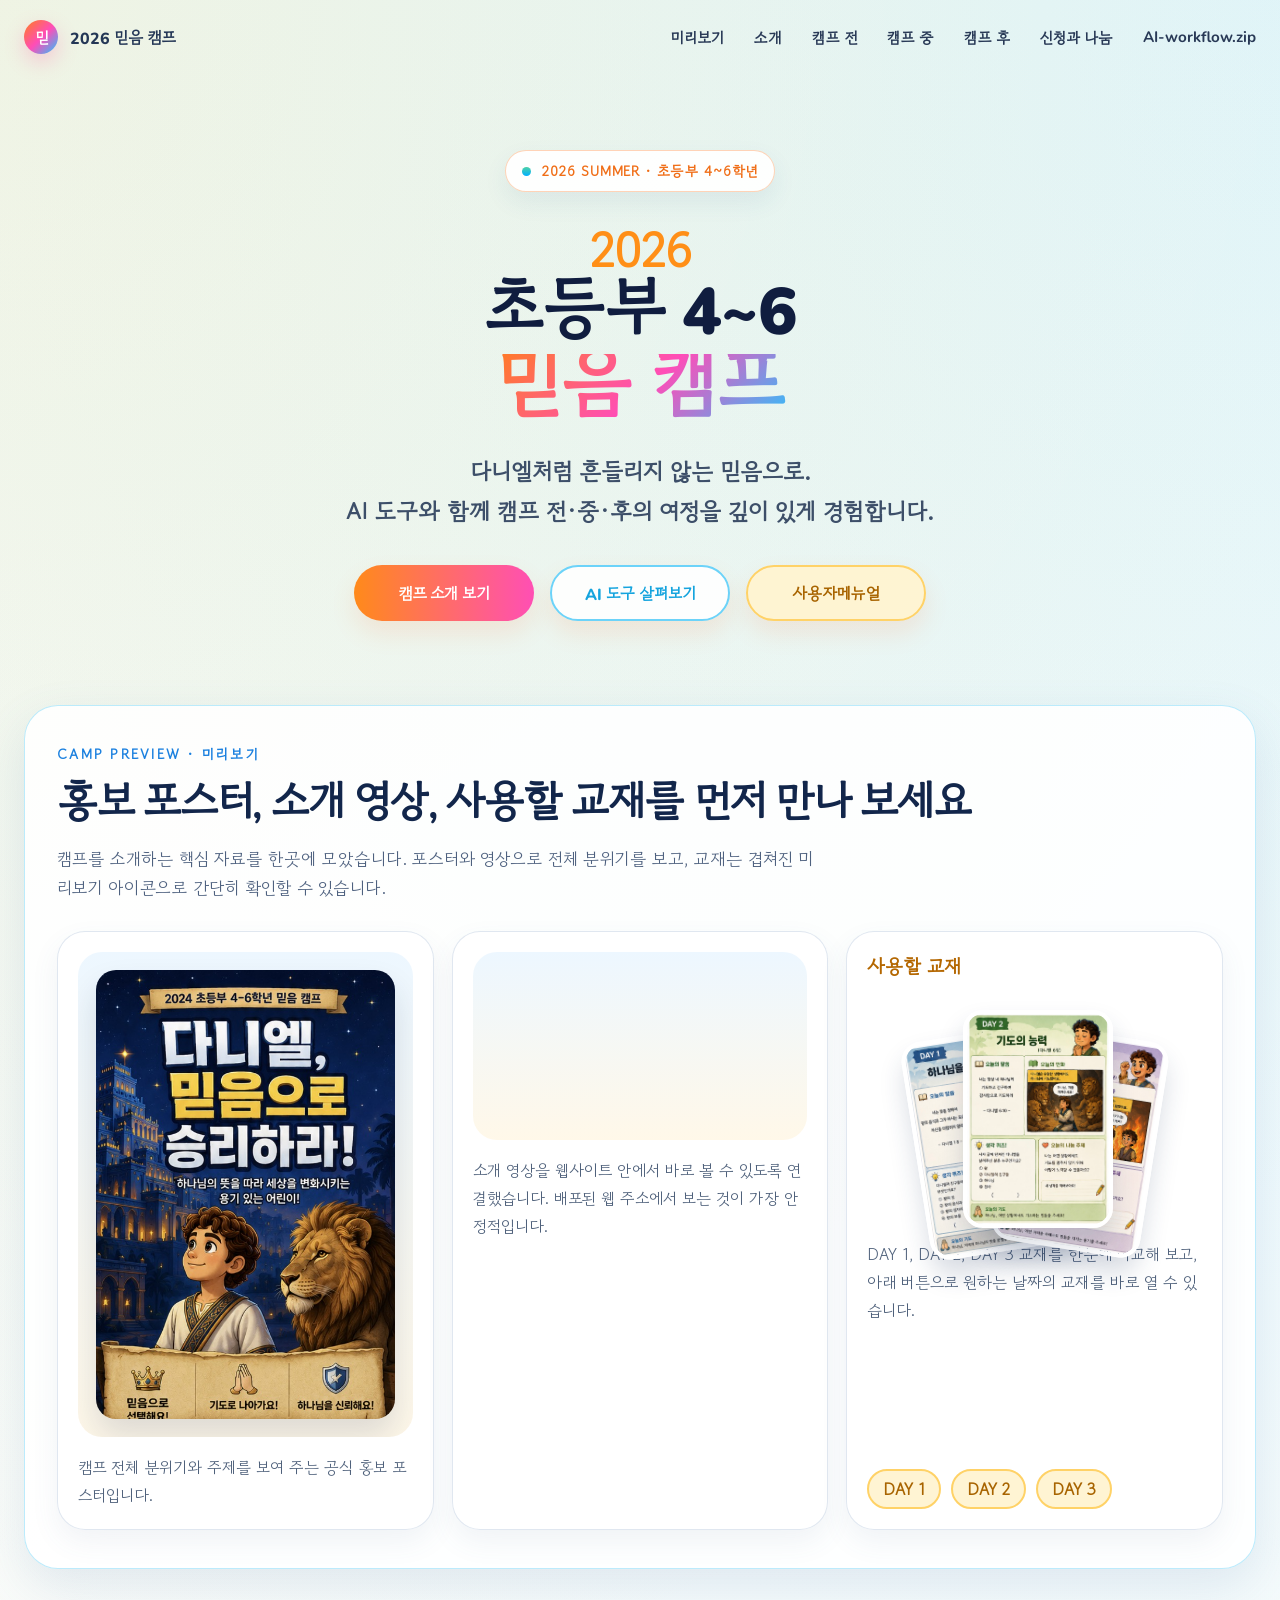
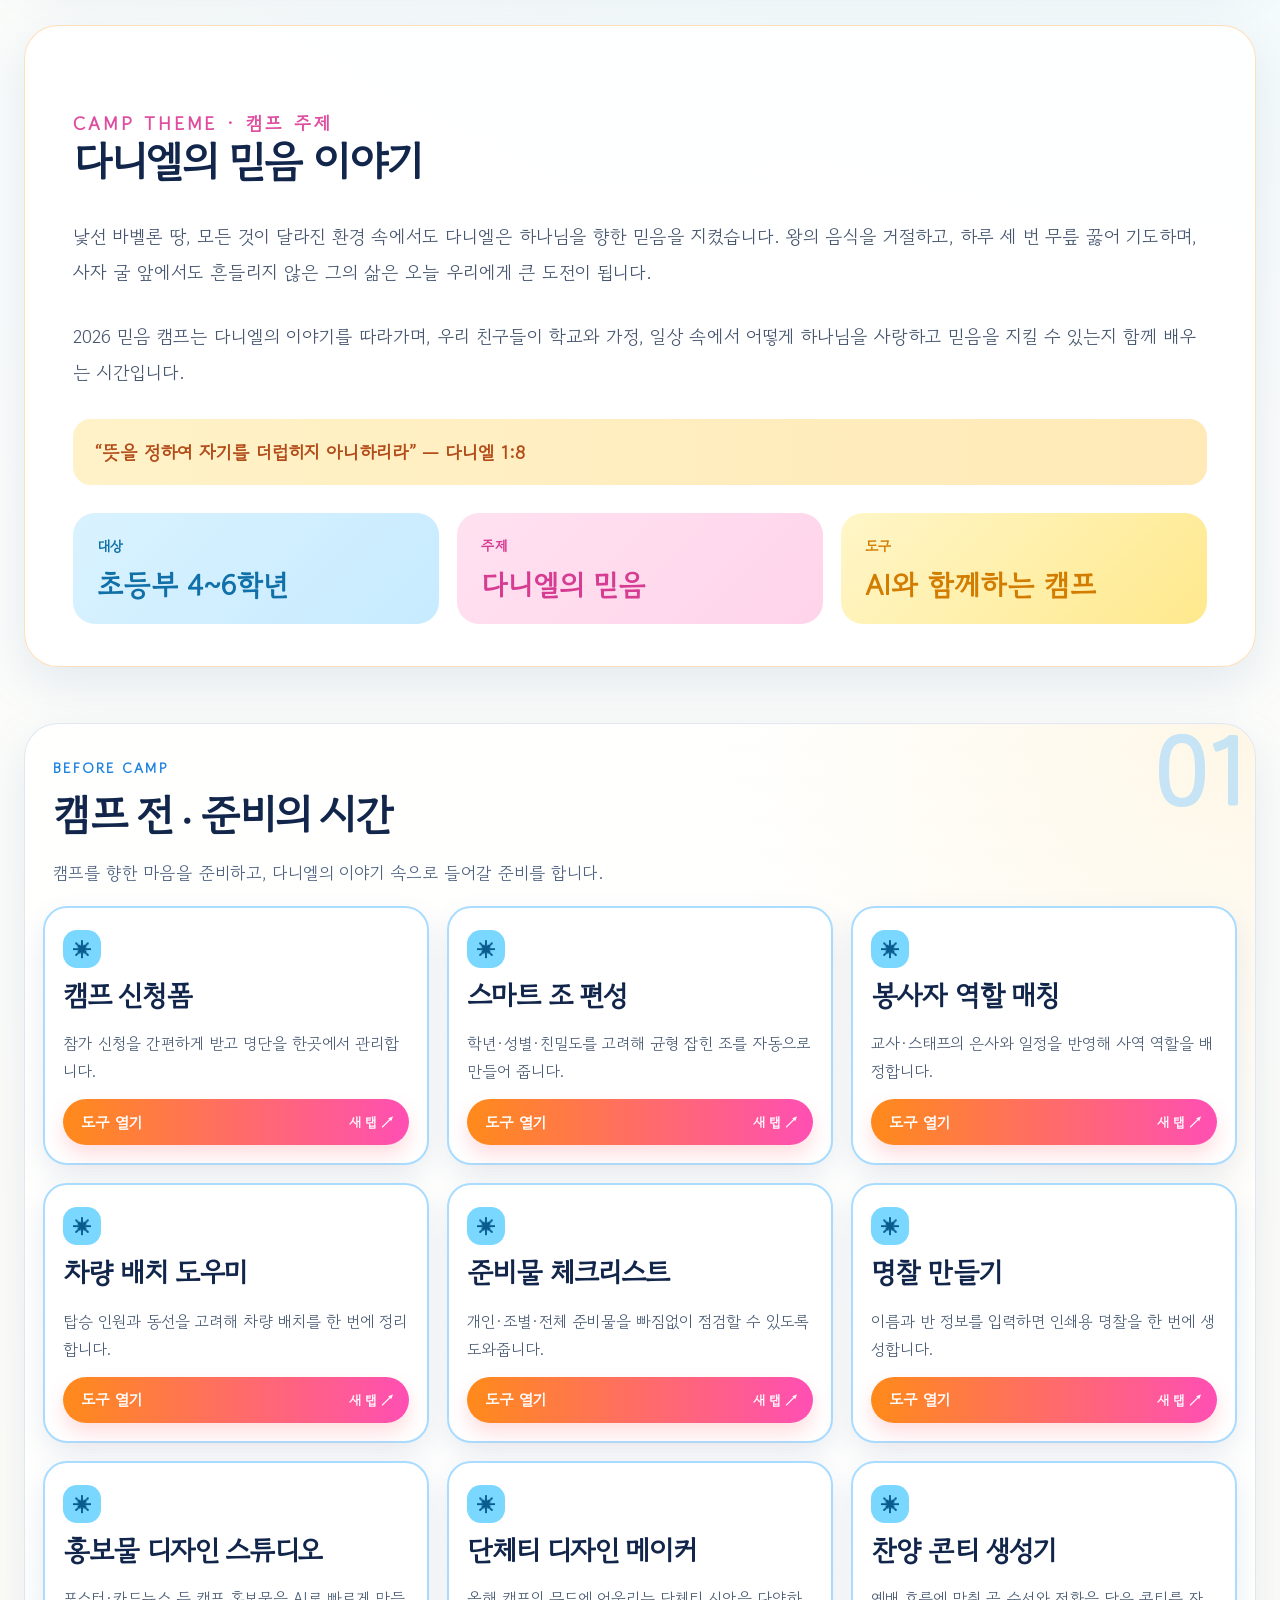
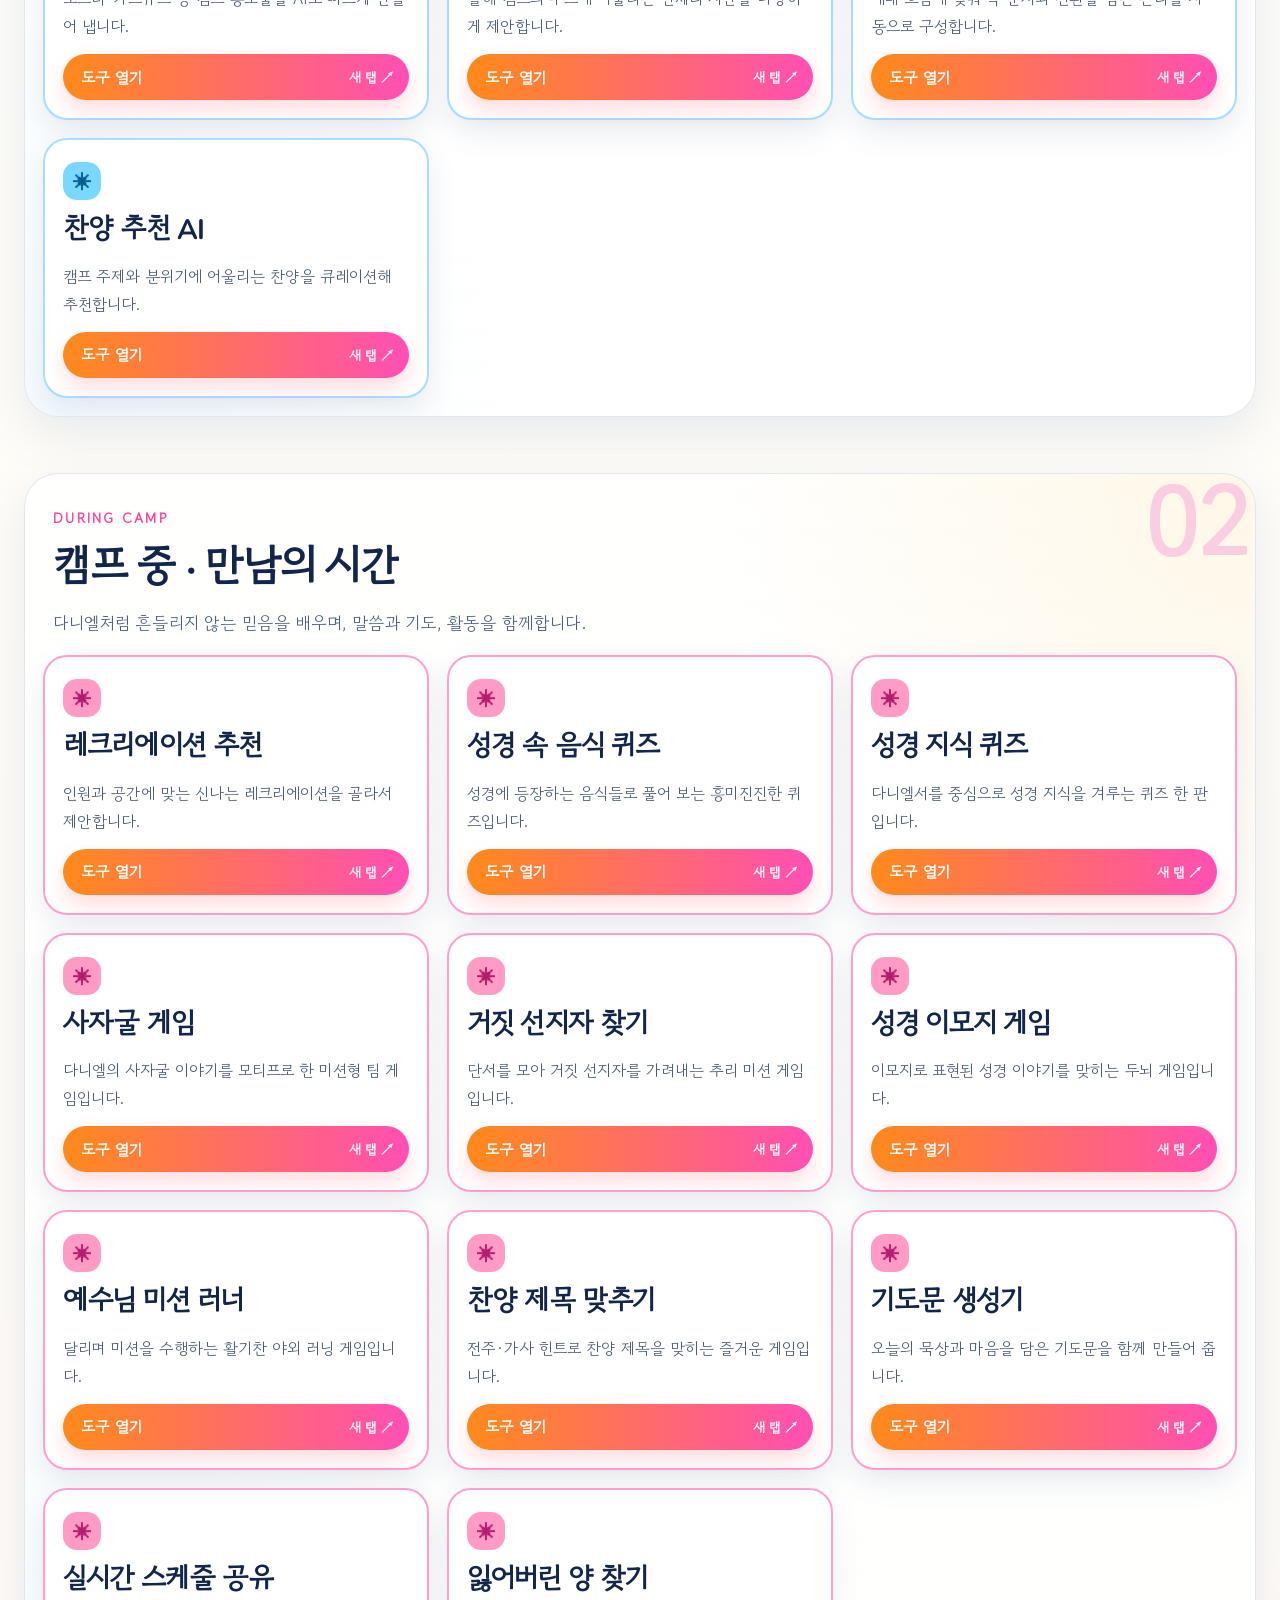
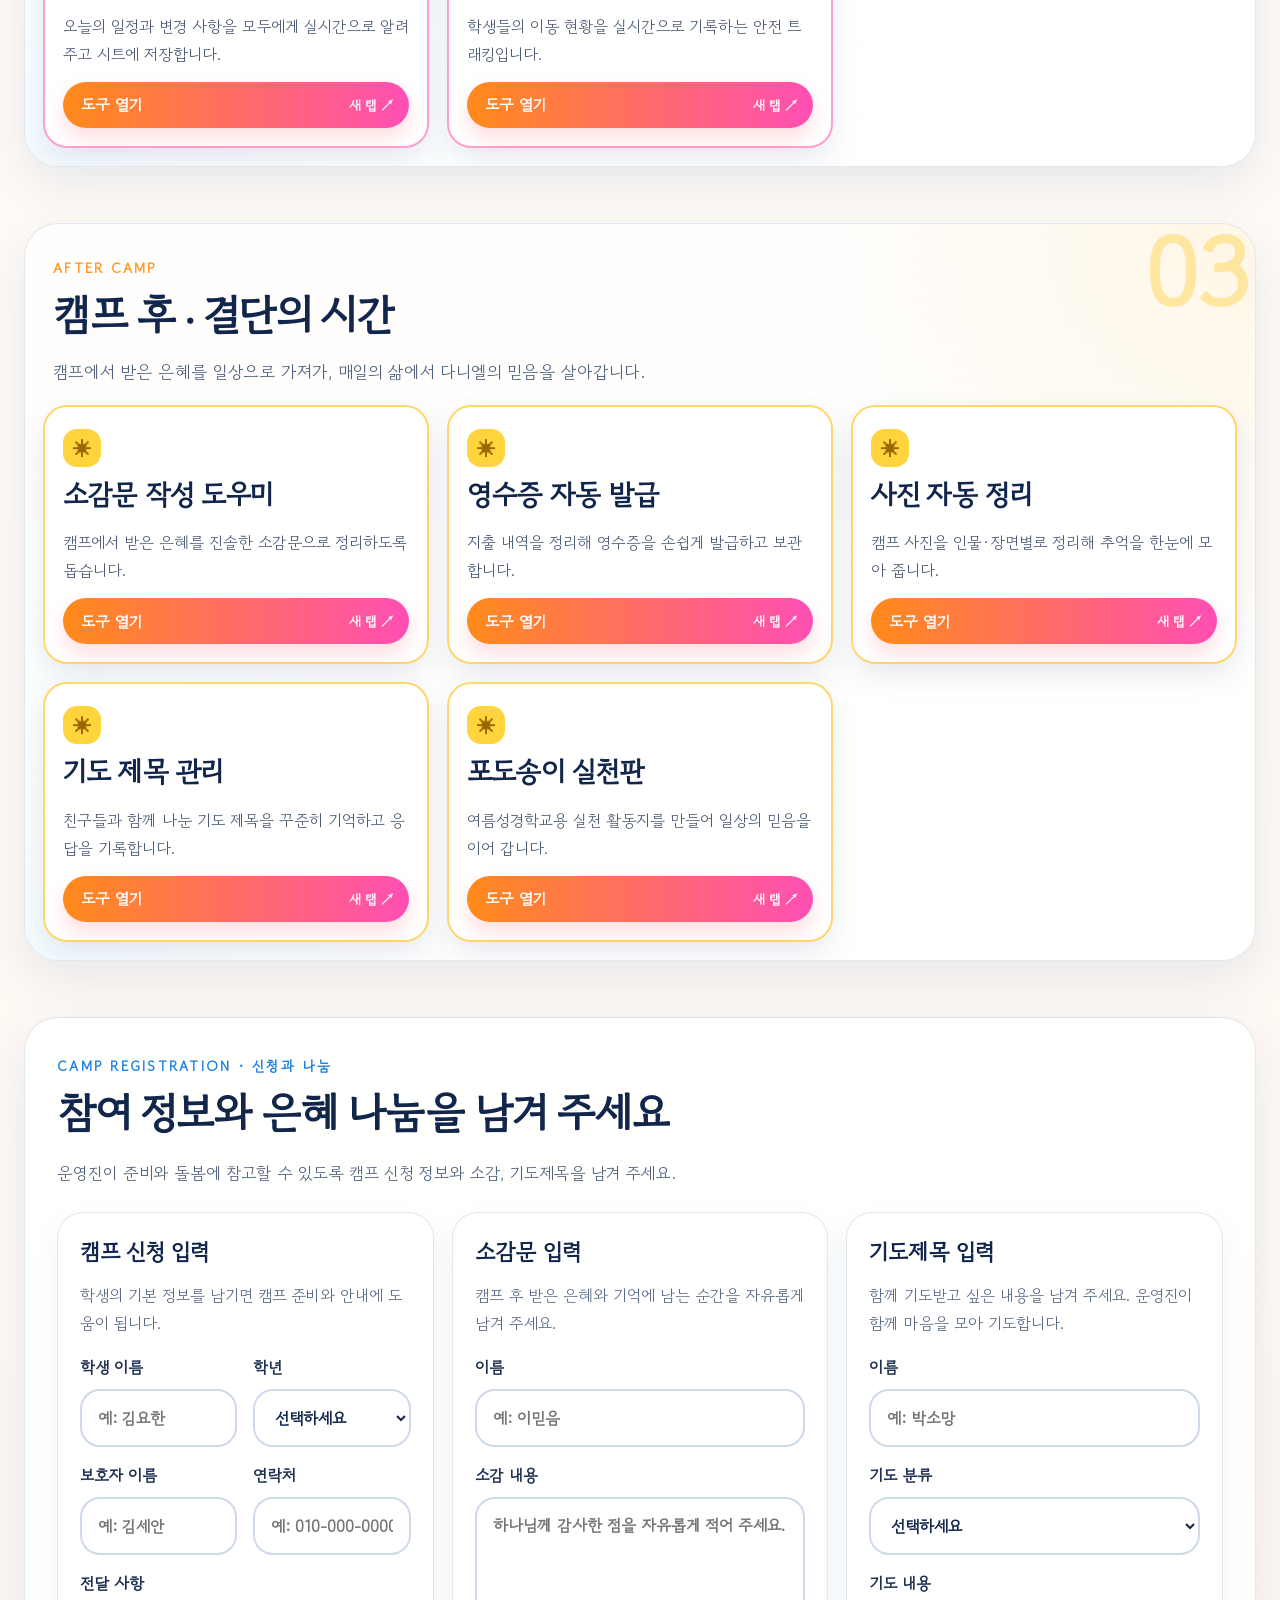
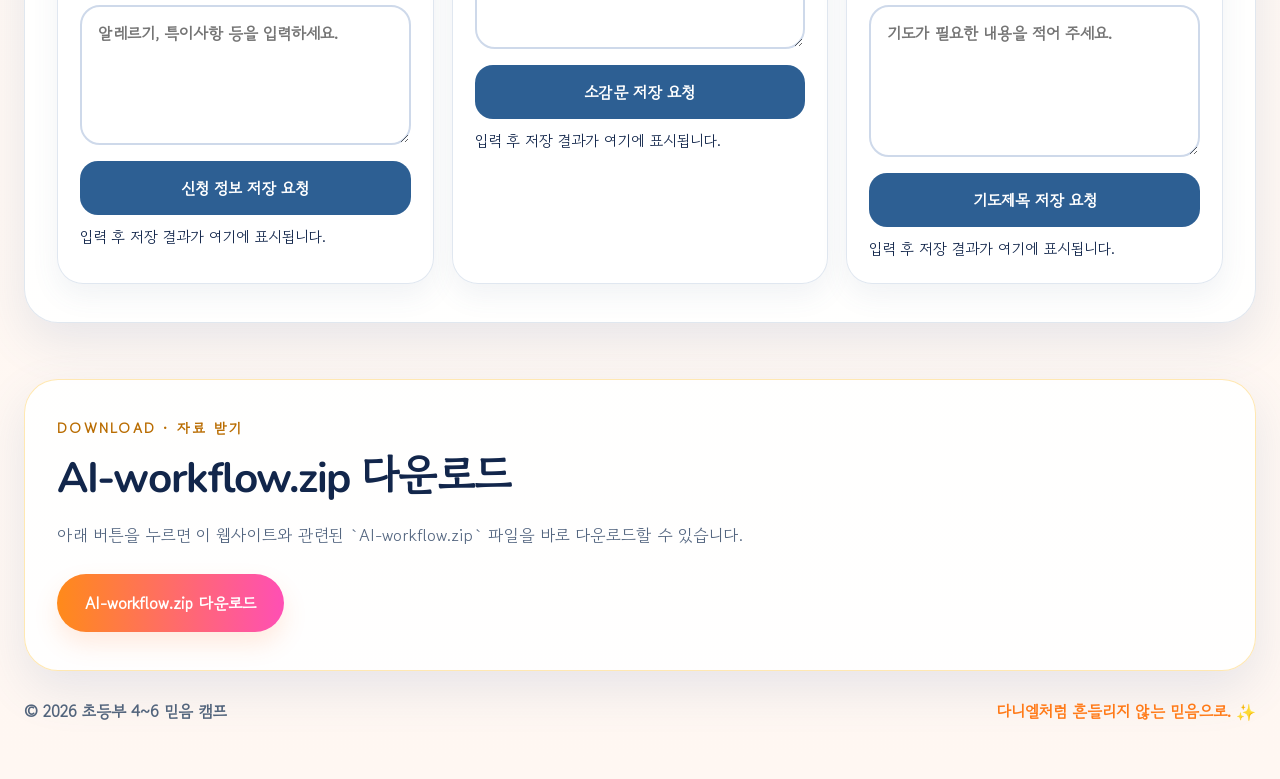
<file: index.html>
<!DOCTYPE html>
<html lang="ko">
  <head>
    <meta charset="UTF-8" />
    <meta name="viewport" content="width=device-width, initial-scale=1.0" />
    <meta name="referrer" content="strict-origin-when-cross-origin" />
    <title>2026 초등부 4~6 믿음 캠프</title>
    <link rel="stylesheet" href="./styles.css" />
  </head>
  <body>
    <div class="page-shell">
      <header class="site-header">
        <a class="brand" href="#top" aria-label="2026 믿음 캠프 홈">
          <span class="brand-mark">믿</span>
          <span class="brand-text">2026 믿음 캠프</span>
        </a>
        <nav class="top-nav" aria-label="주요 메뉴">
          <a href="#media">미리보기</a>
          <a href="#intro">소개</a>
          <a href="#before">캠프 전</a>
          <a href="#during">캠프 중</a>
          <a href="#after">캠프 후</a>
          <a href="#forms">신청과 나눔</a>
          <a href="#download">AI-workflow.zip</a>
        </nav>
      </header>

      <header class="hero" id="top">
        <div class="hero-badge">
          <span class="hero-dot"></span>
          <span>2026 SUMMER · 초등부 4~6학년</span>
        </div>
        <p class="hero-year">2026</p>
        <h1>
          <span>초등부 4~6</span>
          <strong>믿음 캠프</strong>
        </h1>
        <p class="hero-copy">
          다니엘처럼 흔들리지 않는 믿음으로.<br />
          AI 도구와 함께 캠프 전·중·후의 여정을 깊이 있게 경험합니다.
        </p>
        <div class="hero-actions">
          <a class="hero-button primary" href="#intro">캠프 소개 보기</a>
          <a class="hero-button secondary" href="#before">AI 도구 살펴보기</a>
          <a class="hero-button tertiary" href="./manual.html">사용자메뉴얼</a>
        </div>
      </header>

      <main>
        <section class="media-showcase card-block" id="media">
          <div class="section-heading">
            <p class="section-kicker">CAMP PREVIEW · 미리보기</p>
            <h2>홍보 포스터, 소개 영상, 사용할 교재를 먼저 만나 보세요</h2>
            <p class="section-copy">
              캠프를 소개하는 핵심 자료를 한곳에 모았습니다. 포스터와 영상으로 전체 분위기를 보고, 교재는 겹쳐진
              미리보기 아이콘으로 간단히 확인할 수 있습니다.
            </p>
          </div>
          <div class="media-grid">
            <figure class="media-card">
              <div class="media-frame poster-frame">
                <img src="./poster.png" alt="초등부 믿음 캠프 홍보 포스터" />
              </div>
              <figcaption>캠프 전체 분위기와 주제를 보여 주는 공식 홍보 포스터입니다.</figcaption>
            </figure>

            <article class="media-card">
              <div class="media-frame video-embed">
                <iframe
                  src="https://www.youtube.com/embed/uWaWEZueSC8?rel=0"
                  title="초등부 믿음 캠프 소개 영상"
                  loading="lazy"
                  allow="accelerometer; autoplay; clipboard-write; encrypted-media; gyroscope; picture-in-picture; web-share"
                  referrerpolicy="strict-origin-when-cross-origin"
                  allowfullscreen
                ></iframe>
              </div>
              <p class="media-description">
                소개 영상을 웹사이트 안에서 바로 볼 수 있도록 연결했습니다. 배포된 웹 주소에서 보는 것이 가장
                안정적입니다.
              </p>
            </article>

            <article class="media-card materials-card">
              <p class="materials-label">사용할 교재</p>
              <div class="material-stack" aria-label="캠프 교재 미리보기">
                <img src="./day1.jpg" alt="DAY 1 교재" class="material-card card-one" />
                <img src="./day2.jpg" alt="DAY 2 교재" class="material-card card-two" />
                <img src="./day3.jpg" alt="DAY 3 교재" class="material-card card-three" />
              </div>
              <p class="media-description">
                DAY 1, DAY 2, DAY 3 교재를 한눈에 비교해 보고, 아래 버튼으로 원하는 날짜의 교재를 바로 열 수
                있습니다.
              </p>
              <div class="material-links">
                <a href="./day1.jpg" target="_blank" rel="noopener noreferrer">DAY 1</a>
                <a href="./day2.jpg" target="_blank" rel="noopener noreferrer">DAY 2</a>
                <a href="./day3.jpg" target="_blank" rel="noopener noreferrer">DAY 3</a>
              </div>
            </article>
          </div>
        </section>

        <section class="intro card-block" id="intro">
          <div class="section-heading">
            <p class="section-kicker">CAMP THEME · 캠프 주제</p>
            <h2>다니엘의 믿음 이야기</h2>
          </div>
          <p>
            낯선 바벨론 땅, 모든 것이 달라진 환경 속에서도 다니엘은 하나님을 향한 믿음을 지켰습니다.
            왕의 음식을 거절하고, 하루 세 번 무릎 꿇어 기도하며, 사자 굴 앞에서도 흔들리지 않은 그의 삶은
            오늘 우리에게 큰 도전이 됩니다.
          </p>
          <p>
            2026 믿음 캠프는 다니엘의 이야기를 따라가며, 우리 친구들이 학교와 가정, 일상 속에서
            어떻게 하나님을 사랑하고 믿음을 지킬 수 있는지 함께 배우는 시간입니다.
          </p>
          <div class="verse-card">“뜻을 정하여 자기를 더럽히지 아니하리라” — 다니엘 1:8</div>
          <div class="theme-grid">
            <article class="theme-pill blue">
              <span>대상</span>
              <strong>초등부 4~6학년</strong>
            </article>
            <article class="theme-pill pink">
              <span>주제</span>
              <strong>다니엘의 믿음</strong>
            </article>
            <article class="theme-pill yellow">
              <span>도구</span>
              <strong>AI와 함께하는 캠프</strong>
            </article>
          </div>
        </section>

        <section class="tools-section" id="before">
          <div class="section-heading">
            <p class="section-kicker">BEFORE CAMP</p>
            <h2>캠프 전 · 준비의 시간</h2>
            <p class="section-copy">캠프를 향한 마음을 준비하고, 다니엘의 이야기 속으로 들어갈 준비를 합니다.</p>
            <span class="section-number">01</span>
          </div>
          <div class="tools-grid" data-group="before"></div>
        </section>

        <section class="tools-section" id="during">
          <div class="section-heading">
            <p class="section-kicker">DURING CAMP</p>
            <h2>캠프 중 · 만남의 시간</h2>
            <p class="section-copy">다니엘처럼 흔들리지 않는 믿음을 배우며, 말씀과 기도, 활동을 함께합니다.</p>
            <span class="section-number">02</span>
          </div>
          <div class="tools-grid" data-group="during"></div>
        </section>

        <section class="tools-section" id="after">
          <div class="section-heading">
            <p class="section-kicker">AFTER CAMP</p>
            <h2>캠프 후 · 결단의 시간</h2>
            <p class="section-copy">캠프에서 받은 은혜를 일상으로 가져가, 매일의 삶에서 다니엘의 믿음을 살아갑니다.</p>
            <span class="section-number">03</span>
          </div>
          <div class="tools-grid" data-group="after"></div>
        </section>

        <section class="form-demo card-block" id="forms">
          <div class="section-heading">
            <p class="section-kicker">CAMP REGISTRATION · 신청과 나눔</p>
            <h2>참여 정보와 은혜 나눔을 남겨 주세요</h2>
          </div>
          <p class="form-guide">
            운영진이 준비와 돌봄에 참고할 수 있도록 캠프 신청 정보와 소감, 기도제목을 남겨 주세요.
          </p>
          <div class="form-panels">
            <article class="form-card">
              <h3>캠프 신청 입력</h3>
              <p>학생의 기본 정보를 남기면 캠프 준비와 안내에 도움이 됩니다.</p>
              <form class="camp-form" id="registration-form">
                <label>
                  학생 이름
                  <input type="text" name="studentName" placeholder="예: 김요한" required />
                </label>
                <label>
                  학년
                  <select name="grade" required>
                    <option value="">선택하세요</option>
                    <option value="4학년">4학년</option>
                    <option value="5학년">5학년</option>
                    <option value="6학년">6학년</option>
                  </select>
                </label>
                <label>
                  보호자 이름
                  <input type="text" name="guardianName" placeholder="예: 김세안" required />
                </label>
                <label>
                  연락처
                  <input type="tel" name="phone" placeholder="예: 010-000-0000" required />
                </label>
                <label class="full">
                  전달 사항
                  <textarea name="notes" rows="4" placeholder="알레르기, 특이사항 등을 입력하세요."></textarea>
                </label>
                <div class="form-actions full">
                  <button type="submit">신청 정보 저장 요청</button>
                  <p id="registration-status" class="status-note">입력 후 저장 결과가 여기에 표시됩니다.</p>
                </div>
              </form>
            </article>

            <article class="form-card">
              <h3>소감문 입력</h3>
              <p>캠프 후 받은 은혜와 기억에 남는 순간을 자유롭게 남겨 주세요.</p>
              <form class="camp-form single-column" id="reflection-form">
                <label>
                  이름
                  <input type="text" name="studentName" placeholder="예: 이믿음" required />
                </label>
                <label>
                  소감 내용
                  <textarea name="content" rows="5" placeholder="하나님께 감사한 점을 자유롭게 적어 주세요." required></textarea>
                </label>
                <div class="form-actions">
                  <button type="submit">소감문 저장 요청</button>
                  <p id="reflection-status" class="status-note">입력 후 저장 결과가 여기에 표시됩니다.</p>
                </div>
              </form>
            </article>

            <article class="form-card">
              <h3>기도제목 입력</h3>
              <p>함께 기도받고 싶은 내용을 남겨 주세요. 운영진이 함께 마음을 모아 기도합니다.</p>
              <form class="camp-form single-column" id="prayer-form">
                <label>
                  이름
                  <input type="text" name="name" placeholder="예: 박소망" required />
                </label>
                <label>
                  기도 분류
                  <select name="category" required>
                    <option value="">선택하세요</option>
                    <option value="가정">가정</option>
                    <option value="학업">학업</option>
                    <option value="건강">건강</option>
                    <option value="신앙">신앙</option>
                    <option value="기타">기타</option>
                  </select>
                </label>
                <label>
                  기도 내용
                  <textarea name="content" rows="5" placeholder="기도가 필요한 내용을 적어 주세요." required></textarea>
                </label>
                <div class="form-actions">
                  <button type="submit">기도제목 저장 요청</button>
                  <p id="prayer-status" class="status-note">입력 후 저장 결과가 여기에 표시됩니다.</p>
                </div>
              </form>
            </article>
          </div>
        </section>

        <section class="download-pack card-block" id="download">
          <div class="section-heading">
            <p class="section-kicker">DOWNLOAD · 자료 받기</p>
            <h2>AI-workflow.zip 다운로드</h2>
          </div>
          <p class="download-guide">
            아래 버튼을 누르면 이 웹사이트와 관련된 `AI-workflow.zip` 파일을 바로 다운로드할 수 있습니다.
          </p>
          <a class="download-button ready" href="./AI-workflow.zip" download>AI-workflow.zip 다운로드</a>
        </section>
      </main>

      <footer class="site-footer">
        <p>© 2026 초등부 4~6 믿음 캠프</p>
        <p>다니엘처럼 흔들리지 않는 믿음으로. ✨</p>
      </footer>
    </div>

    <script src="./camp-backend.js"></script>
    <script src="./script.js"></script>
  </body>
</html>
</file>
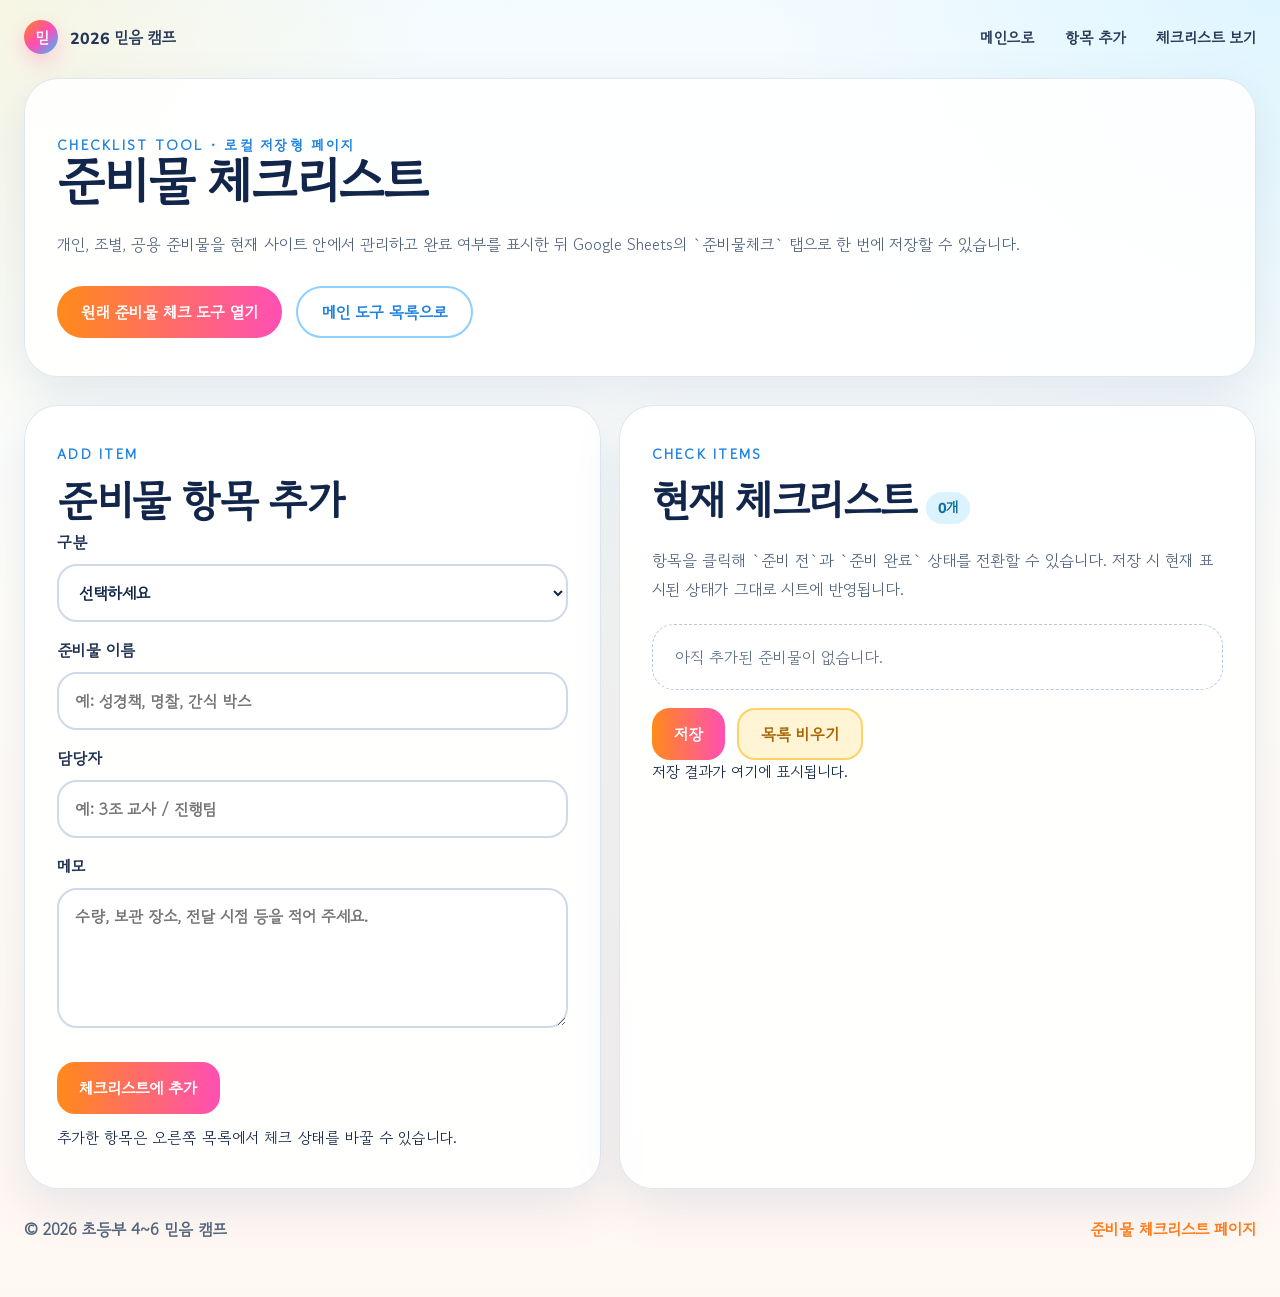
<file: checklist.html>
<!DOCTYPE html>
<html lang="ko">
  <head>
    <meta charset="UTF-8" />
    <meta name="viewport" content="width=device-width, initial-scale=1.0" />
    <meta name="referrer" content="strict-origin-when-cross-origin" />
    <title>준비물 체크리스트 | 2026 초등부 4~6 믿음 캠프</title>
    <link rel="stylesheet" href="./styles.css" />
  </head>
  <body>
    <div class="page-shell">
      <header class="site-header">
        <a class="brand" href="./index.html" aria-label="2026 믿음 캠프 홈">
          <span class="brand-mark">믿</span>
          <span class="brand-text">2026 믿음 캠프</span>
        </a>
        <nav class="top-nav" aria-label="준비물 체크 메뉴">
          <a href="./index.html">메인으로</a>
          <a href="#checklist-form">항목 추가</a>
          <a href="#checklist-view">체크리스트 보기</a>
        </nav>
      </header>

      <main class="tool-page">
        <section class="tool-hero card-block">
          <p class="section-kicker">CHECKLIST TOOL · 로컬 저장형 페이지</p>
          <h1>준비물 체크리스트</h1>
          <p>
            개인, 조별, 공용 준비물을 현재 사이트 안에서 관리하고 완료 여부를 표시한 뒤 Google Sheets의
            `준비물체크` 탭으로 한 번에 저장할 수 있습니다.
          </p>
          <div class="manual-link-row">
            <a
              class="manual-link primary"
              href="https://claude.ai/public/artifacts/e271e723-3669-4b1d-9805-32eaeed87970"
              target="_blank"
              rel="noopener noreferrer"
            >
              원래 준비물 체크 도구 열기
            </a>
            <a class="manual-link secondary" href="./index.html#before">메인 도구 목록으로</a>
          </div>
        </section>

        <section class="tool-layout tool-layout-two">
          <article class="tool-card-panel card-block" id="checklist-form">
            <div class="section-heading">
              <p class="section-kicker">ADD ITEM</p>
              <h2>준비물 항목 추가</h2>
            </div>
            <form class="camp-form single-column" id="checklist-entry-form">
              <label>
                구분
                <select name="category" required>
                  <option value="">선택하세요</option>
                  <option value="개인">개인</option>
                  <option value="조별">조별</option>
                  <option value="공용">공용</option>
                </select>
              </label>
              <label>
                준비물 이름
                <input type="text" name="item" placeholder="예: 성경책, 명찰, 간식 박스" required />
              </label>
              <label>
                담당자
                <input type="text" name="owner" placeholder="예: 3조 교사 / 진행팀" />
              </label>
              <label>
                메모
                <textarea name="notes" rows="4" placeholder="수량, 보관 장소, 전달 시점 등을 적어 주세요."></textarea>
              </label>
              <div class="tool-inline-actions">
                <button class="tool-primary-button" type="submit">체크리스트에 추가</button>
                <p id="checklist-entry-status" class="status-note">추가한 항목은 오른쪽 목록에서 체크 상태를 바꿀 수 있습니다.</p>
              </div>
            </form>
          </article>

          <article class="tool-card-panel card-block" id="checklist-view">
            <div class="section-heading">
              <p class="section-kicker">CHECK ITEMS</p>
              <h2>현재 체크리스트 <span class="tool-count-badge" id="checklist-total-count">0개</span></h2>
            </div>
            <p class="tool-subcopy">
              항목을 클릭해 `준비 전`과 `준비 완료` 상태를 전환할 수 있습니다. 저장 시 현재 표시된 상태가 그대로
              시트에 반영됩니다.
            </p>
            <div id="checklist-empty" class="tool-empty">아직 추가된 준비물이 없습니다.</div>
            <div id="checklist-groups" class="tool-result-stack" aria-live="polite"></div>
            <div class="tool-inline-actions tool-save-actions">
              <button class="tool-primary-button" id="checklist-save-button" type="button">저장</button>
              <button class="tool-secondary-button" id="checklist-clear-button" type="button">목록 비우기</button>
            </div>
            <p id="checklist-save-status" class="status-note">저장 결과가 여기에 표시됩니다.</p>
          </article>
        </section>
      </main>

      <footer class="site-footer">
        <p>© 2026 초등부 4~6 믿음 캠프</p>
        <p>준비물 체크리스트 페이지</p>
      </footer>
    </div>

    <script src="./camp-backend.js"></script>
    <script src="./checklist.js"></script>
  </body>
</html>
</file>
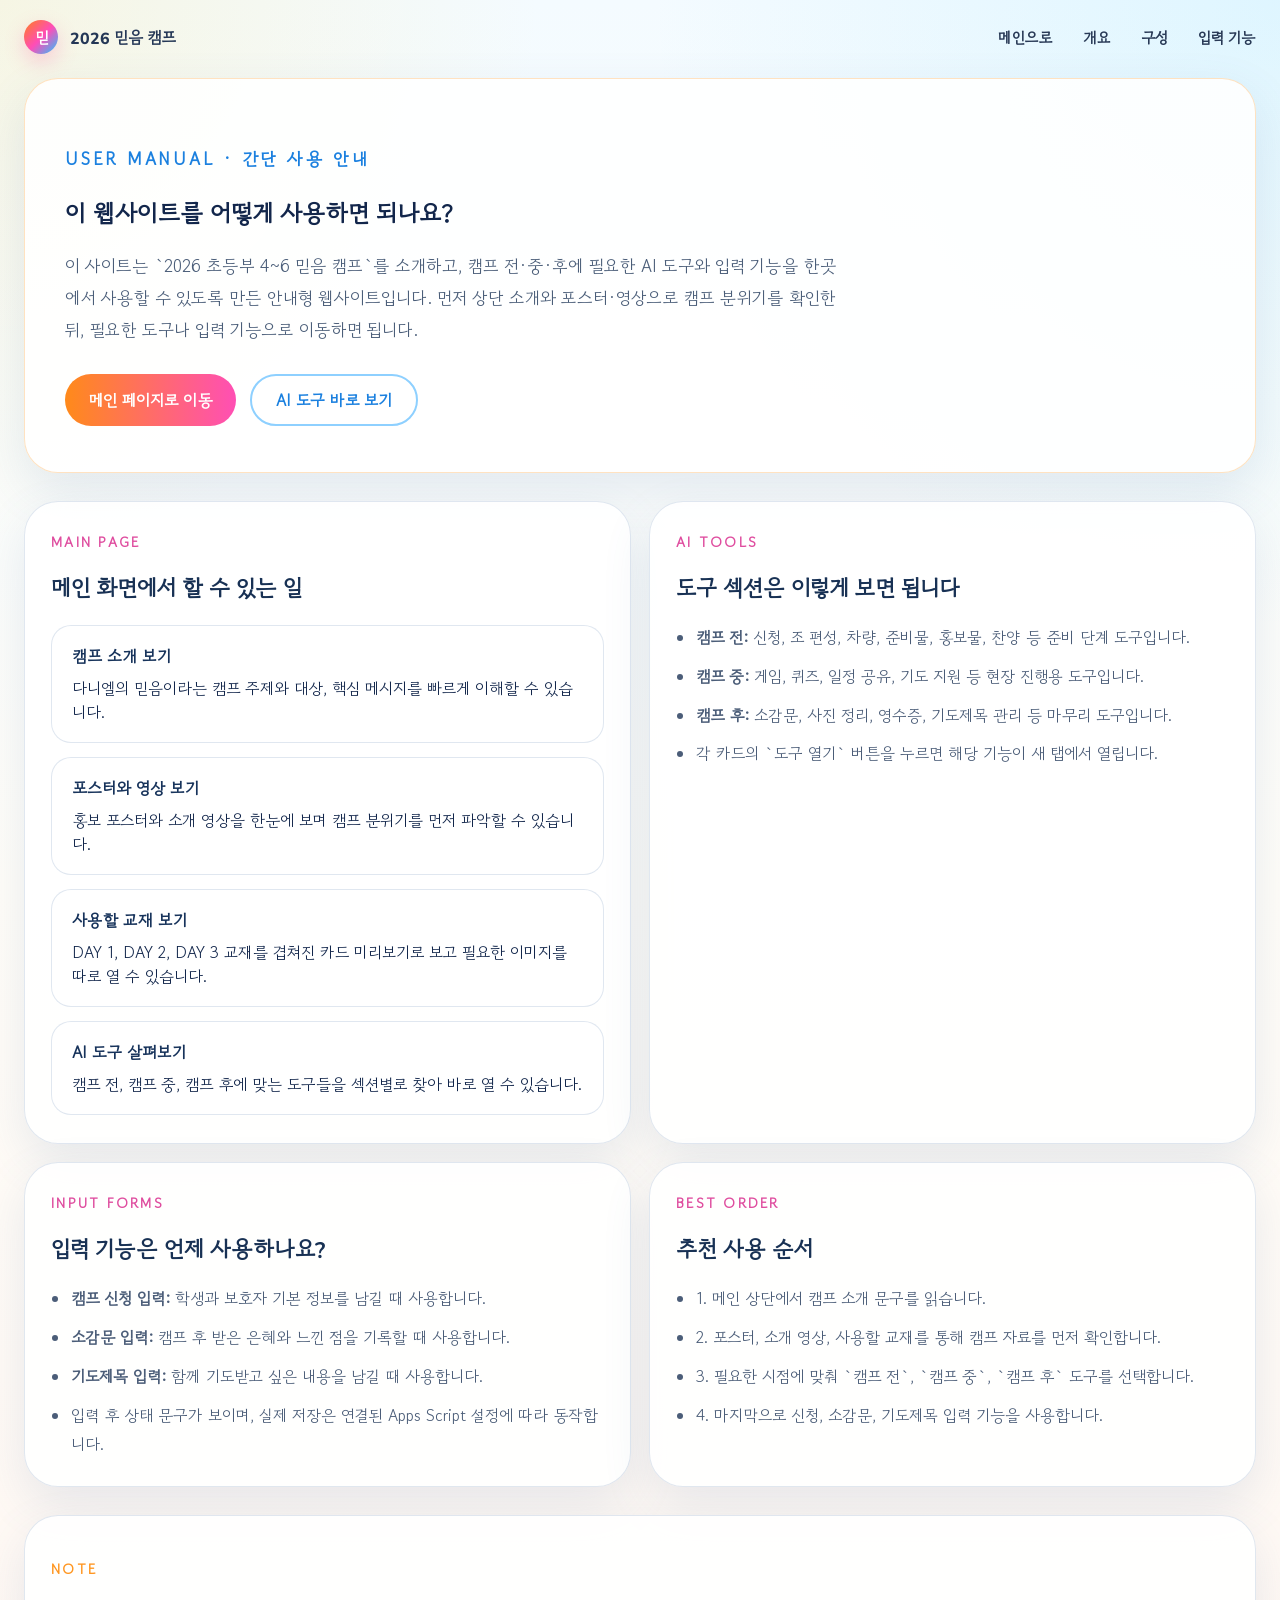
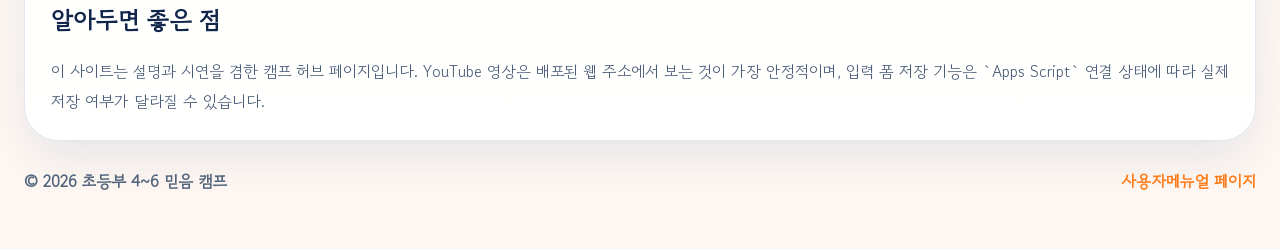
<file: manual.html>
<!DOCTYPE html>
<html lang="ko">
  <head>
    <meta charset="UTF-8" />
    <meta name="viewport" content="width=device-width, initial-scale=1.0" />
    <title>사용자메뉴얼 | 2026 초등부 4~6 믿음 캠프</title>
    <link rel="stylesheet" href="./styles.css" />
  </head>
  <body>
    <div class="page-shell">
      <header class="site-header">
        <a class="brand" href="./index.html" aria-label="2026 믿음 캠프 홈">
          <span class="brand-mark">믿</span>
          <span class="brand-text">2026 믿음 캠프</span>
        </a>
        <nav class="top-nav" aria-label="사용자 메뉴">
          <a href="./index.html">메인으로</a>
          <a href="#overview">개요</a>
          <a href="#sections">구성</a>
          <a href="#forms">입력 기능</a>
        </nav>
      </header>

      <main class="manual-page">
        <section class="manual-hero card-block" id="overview">
          <p class="section-kicker">USER MANUAL · 간단 사용 안내</p>
          <h1>이 웹사이트를 어떻게 사용하면 되나요?</h1>
          <p>
            이 사이트는 `2026 초등부 4~6 믿음 캠프`를 소개하고, 캠프 전·중·후에 필요한 AI 도구와 입력 기능을
            한곳에서 사용할 수 있도록 만든 안내형 웹사이트입니다. 먼저 상단 소개와 포스터·영상으로 캠프 분위기를
            확인한 뒤, 필요한 도구나 입력 기능으로 이동하면 됩니다.
          </p>
          <div class="manual-link-row">
            <a class="manual-link primary" href="./index.html">메인 페이지로 이동</a>
            <a class="manual-link secondary" href="./index.html#before">AI 도구 바로 보기</a>
          </div>
        </section>

        <section class="manual-grid" id="sections">
          <article class="manual-card card-block">
            <p class="section-kicker">MAIN PAGE</p>
            <h3>메인 화면에서 할 수 있는 일</h3>
            <div class="manual-summary">
              <div class="manual-summary-item">
                <strong>캠프 소개 보기</strong>
                다니엘의 믿음이라는 캠프 주제와 대상, 핵심 메시지를 빠르게 이해할 수 있습니다.
              </div>
              <div class="manual-summary-item">
                <strong>포스터와 영상 보기</strong>
                홍보 포스터와 소개 영상을 한눈에 보며 캠프 분위기를 먼저 파악할 수 있습니다.
              </div>
              <div class="manual-summary-item">
                <strong>사용할 교재 보기</strong>
                DAY 1, DAY 2, DAY 3 교재를 겹쳐진 카드 미리보기로 보고 필요한 이미지를 따로 열 수 있습니다.
              </div>
              <div class="manual-summary-item">
                <strong>AI 도구 살펴보기</strong>
                캠프 전, 캠프 중, 캠프 후에 맞는 도구들을 섹션별로 찾아 바로 열 수 있습니다.
              </div>
            </div>
          </article>

          <article class="manual-card card-block">
            <p class="section-kicker">AI TOOLS</p>
            <h3>도구 섹션은 이렇게 보면 됩니다</h3>
            <ul>
              <li><strong>캠프 전:</strong> 신청, 조 편성, 차량, 준비물, 홍보물, 찬양 등 준비 단계 도구입니다.</li>
              <li><strong>캠프 중:</strong> 게임, 퀴즈, 일정 공유, 기도 지원 등 현장 진행용 도구입니다.</li>
              <li><strong>캠프 후:</strong> 소감문, 사진 정리, 영수증, 기도제목 관리 등 마무리 도구입니다.</li>
              <li>각 카드의 `도구 열기` 버튼을 누르면 해당 기능이 새 탭에서 열립니다.</li>
            </ul>
          </article>

          <article class="manual-card card-block" id="forms">
            <p class="section-kicker">INPUT FORMS</p>
            <h3>입력 기능은 언제 사용하나요?</h3>
            <ul>
              <li><strong>캠프 신청 입력:</strong> 학생과 보호자 기본 정보를 남길 때 사용합니다.</li>
              <li><strong>소감문 입력:</strong> 캠프 후 받은 은혜와 느낀 점을 기록할 때 사용합니다.</li>
              <li><strong>기도제목 입력:</strong> 함께 기도받고 싶은 내용을 남길 때 사용합니다.</li>
              <li>입력 후 상태 문구가 보이며, 실제 저장은 연결된 Apps Script 설정에 따라 동작합니다.</li>
            </ul>
          </article>

          <article class="manual-card card-block">
            <p class="section-kicker">BEST ORDER</p>
            <h3>추천 사용 순서</h3>
            <ul>
              <li>1. 메인 상단에서 캠프 소개 문구를 읽습니다.</li>
              <li>2. 포스터, 소개 영상, 사용할 교재를 통해 캠프 자료를 먼저 확인합니다.</li>
              <li>3. 필요한 시점에 맞춰 `캠프 전`, `캠프 중`, `캠프 후` 도구를 선택합니다.</li>
              <li>4. 마지막으로 신청, 소감문, 기도제목 입력 기능을 사용합니다.</li>
            </ul>
          </article>
        </section>

        <section class="manual-note card-block">
          <p class="section-kicker">NOTE</p>
          <h2>알아두면 좋은 점</h2>
          <p>
            이 사이트는 설명과 시연을 겸한 캠프 허브 페이지입니다. YouTube 영상은 배포된 웹 주소에서 보는 것이
            가장 안정적이며, 입력 폼 저장 기능은 `Apps Script` 연결 상태에 따라 실제 저장 여부가 달라질 수
            있습니다.
          </p>
        </section>
      </main>

      <footer class="site-footer">
        <p>© 2026 초등부 4~6 믿음 캠프</p>
        <p>사용자메뉴얼 페이지</p>
      </footer>
    </div>
  </body>
</html>
</file>
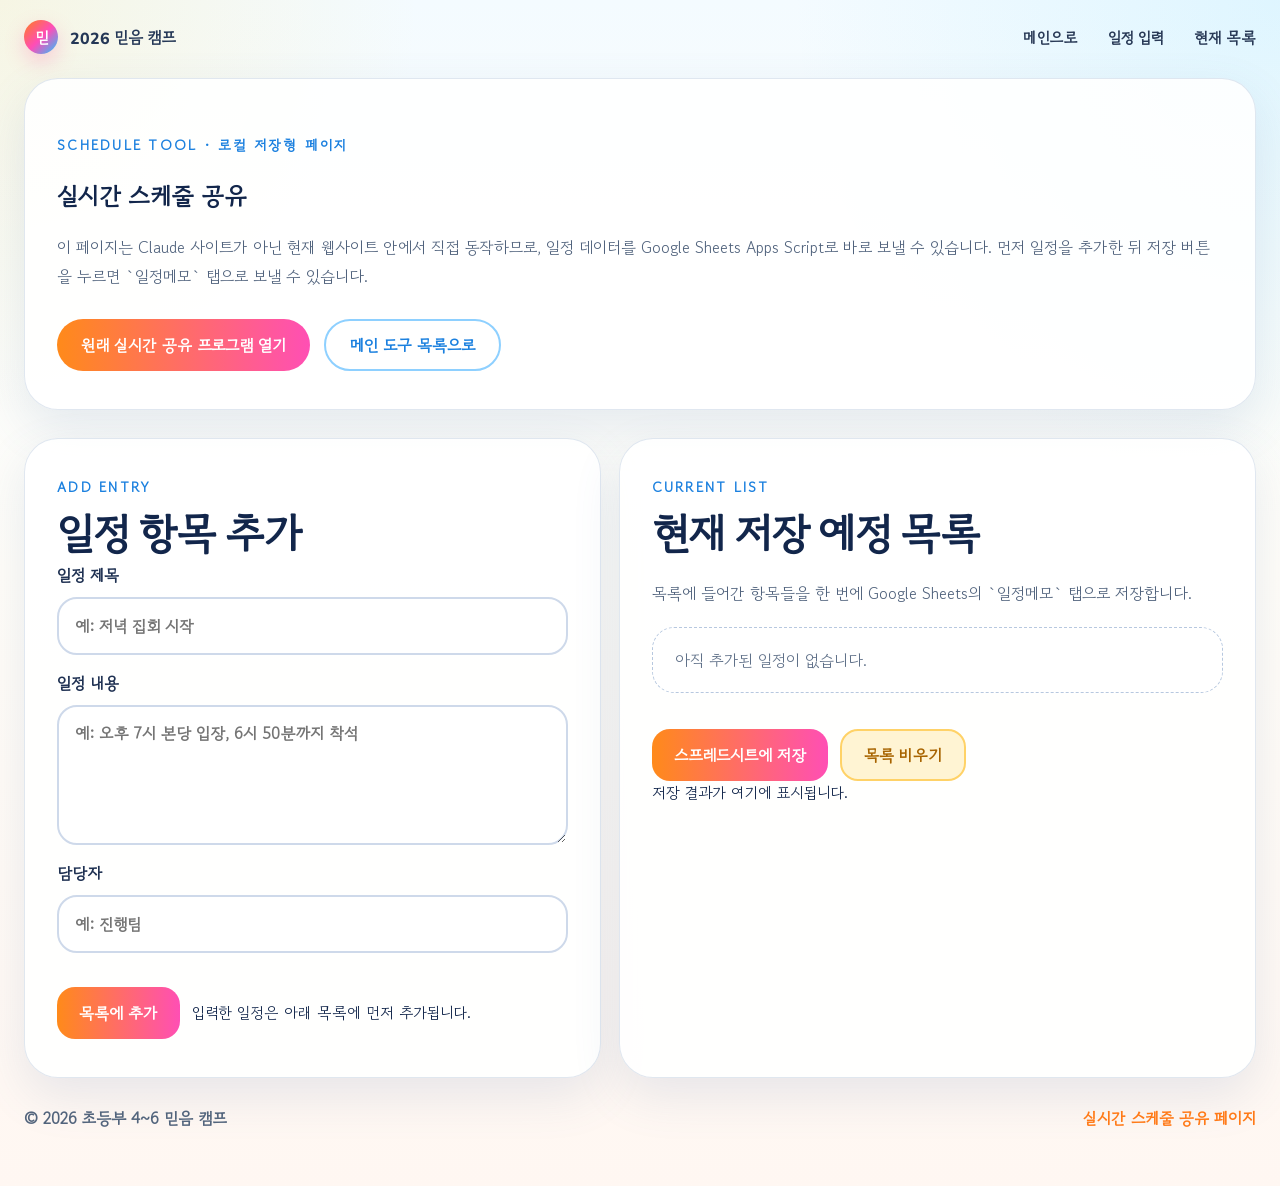
<file: schedule.html>
<!DOCTYPE html>
<html lang="ko">
  <head>
    <meta charset="UTF-8" />
    <meta name="viewport" content="width=device-width, initial-scale=1.0" />
    <meta name="referrer" content="strict-origin-when-cross-origin" />
    <title>실시간 스케줄 공유 | 2026 초등부 4~6 믿음 캠프</title>
    <link rel="stylesheet" href="./styles.css" />
  </head>
  <body>
    <div class="page-shell">
      <header class="site-header">
        <a class="brand" href="./index.html" aria-label="2026 믿음 캠프 홈">
          <span class="brand-mark">믿</span>
          <span class="brand-text">2026 믿음 캠프</span>
        </a>
        <nav class="top-nav" aria-label="스케줄 메뉴">
          <a href="./index.html">메인으로</a>
          <a href="#schedule-form">일정 입력</a>
          <a href="#schedule-list">현재 목록</a>
        </nav>
      </header>

      <main class="schedule-page">
        <section class="schedule-hero card-block">
          <p class="section-kicker">SCHEDULE TOOL · 로컬 저장형 페이지</p>
          <h1>실시간 스케줄 공유</h1>
          <p>
            이 페이지는 Claude 사이트가 아닌 현재 웹사이트 안에서 직접 동작하므로, 일정 데이터를 Google Sheets
            Apps Script로 바로 보낼 수 있습니다. 먼저 일정을 추가한 뒤 저장 버튼을 누르면 `일정메모` 탭으로 보낼 수
            있습니다.
          </p>
          <div class="manual-link-row">
            <a
              class="manual-link primary"
              href="https://claude.ai/public/artifacts/f422f1d8-c940-4a5a-b86a-09792603ed8c"
              target="_blank"
              rel="noopener noreferrer"
            >
              원래 실시간 공유 프로그램 열기
            </a>
            <a class="manual-link secondary" href="./index.html#during">메인 도구 목록으로</a>
          </div>
        </section>

        <section class="schedule-layout">
          <article class="schedule-form-card card-block" id="schedule-form">
            <div class="section-heading">
              <p class="section-kicker">ADD ENTRY</p>
              <h2>일정 항목 추가</h2>
            </div>
            <form class="camp-form single-column" id="schedule-entry-form">
              <label>
                일정 제목
                <input type="text" name="title" placeholder="예: 저녁 집회 시작" required />
              </label>
              <label>
                일정 내용
                <textarea
                  name="content"
                  rows="4"
                  placeholder="예: 오후 7시 본당 입장, 6시 50분까지 착석"
                  required
                ></textarea>
              </label>
              <label>
                담당자
                <input type="text" name="owner" placeholder="예: 진행팀" required />
              </label>
              <div class="schedule-actions">
                <button type="submit">목록에 추가</button>
                <p id="schedule-entry-status" class="status-note">입력한 일정은 아래 목록에 먼저 추가됩니다.</p>
              </div>
            </form>
          </article>

          <article class="schedule-list-card card-block" id="schedule-list">
            <div class="section-heading">
              <p class="section-kicker">CURRENT LIST</p>
              <h2>현재 저장 예정 목록</h2>
            </div>
            <p class="schedule-guide">
              목록에 들어간 항목들을 한 번에 Google Sheets의 `일정메모` 탭으로 저장합니다.
            </p>
            <div id="schedule-empty" class="schedule-empty">아직 추가된 일정이 없습니다.</div>
            <div id="schedule-items" class="schedule-items" aria-live="polite"></div>
            <div class="schedule-save-row">
              <button class="schedule-save-button" id="schedule-save-button" type="button">스프레드시트에 저장</button>
              <button class="schedule-clear-button" id="schedule-clear-button" type="button">목록 비우기</button>
            </div>
            <p id="schedule-save-status" class="status-note">저장 결과가 여기에 표시됩니다.</p>
          </article>
        </section>
      </main>

      <footer class="site-footer">
        <p>© 2026 초등부 4~6 믿음 캠프</p>
        <p>실시간 스케줄 공유 페이지</p>
      </footer>
    </div>

    <script src="./camp-backend.js"></script>
    <script src="./schedule.js"></script>
  </body>
</html>
</file>
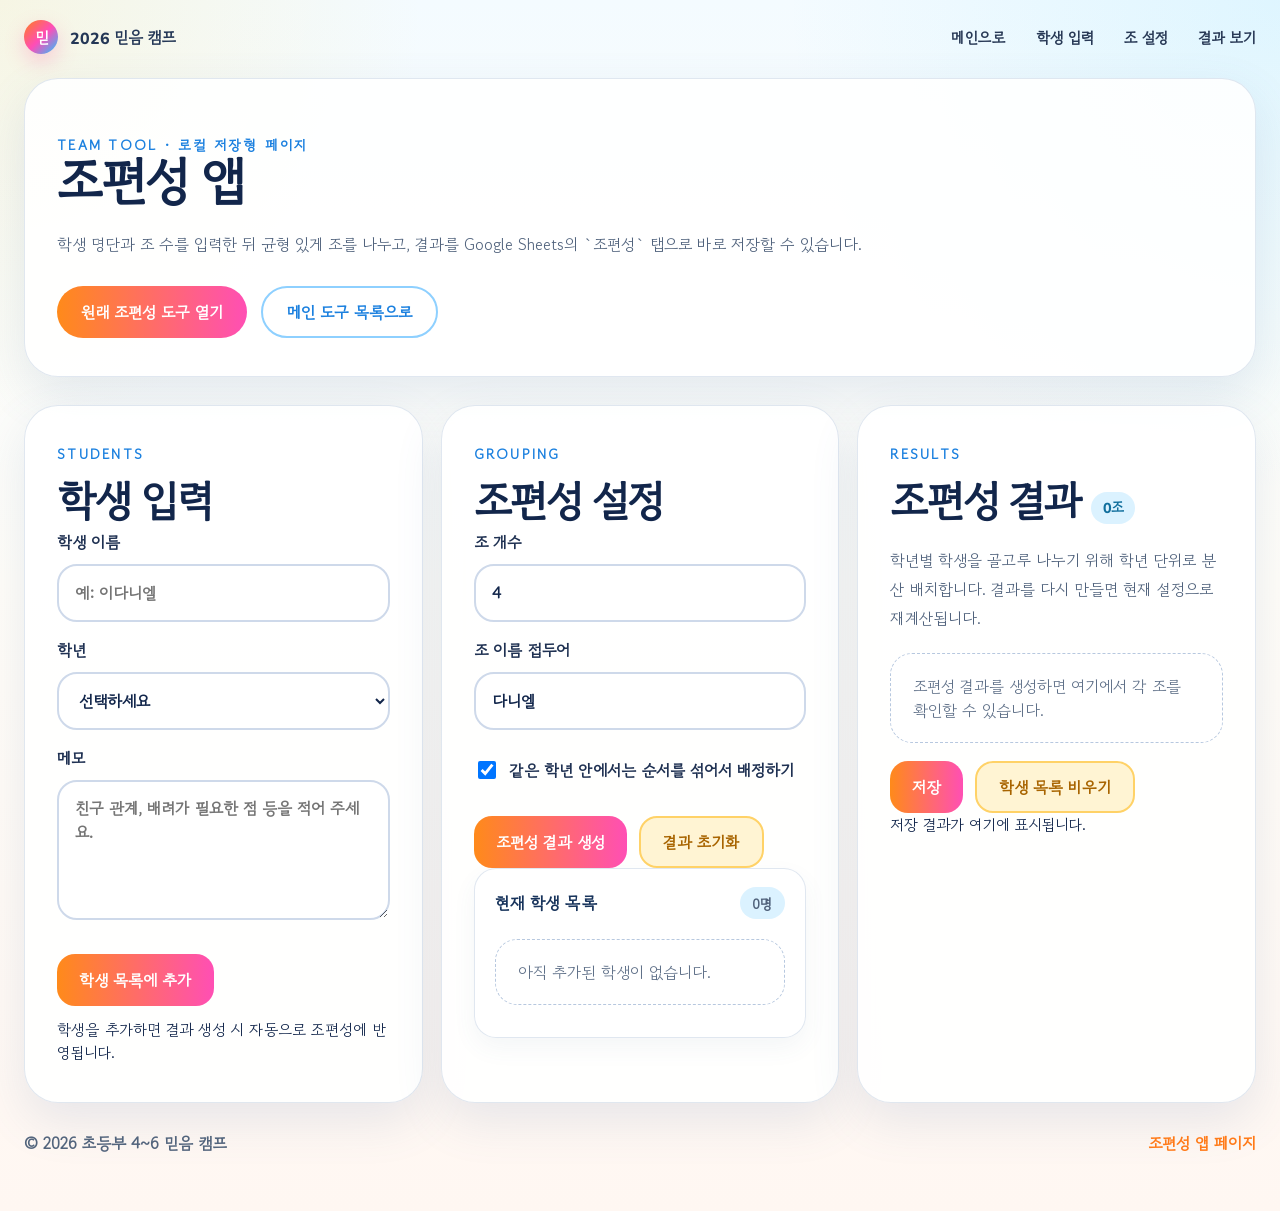
<file: teams.html>
<!DOCTYPE html>
<html lang="ko">
  <head>
    <meta charset="UTF-8" />
    <meta name="viewport" content="width=device-width, initial-scale=1.0" />
    <meta name="referrer" content="strict-origin-when-cross-origin" />
    <title>조편성 앱 | 2026 초등부 4~6 믿음 캠프</title>
    <link rel="stylesheet" href="./styles.css" />
  </head>
  <body>
    <div class="page-shell">
      <header class="site-header">
        <a class="brand" href="./index.html" aria-label="2026 믿음 캠프 홈">
          <span class="brand-mark">믿</span>
          <span class="brand-text">2026 믿음 캠프</span>
        </a>
        <nav class="top-nav" aria-label="조편성 메뉴">
          <a href="./index.html">메인으로</a>
          <a href="#team-students">학생 입력</a>
          <a href="#team-settings">조 설정</a>
          <a href="#team-results">결과 보기</a>
        </nav>
      </header>

      <main class="tool-page">
        <section class="tool-hero card-block">
          <p class="section-kicker">TEAM TOOL · 로컬 저장형 페이지</p>
          <h1>조편성 앱</h1>
          <p>
            학생 명단과 조 수를 입력한 뒤 균형 있게 조를 나누고, 결과를 Google Sheets의 `조편성` 탭으로 바로
            저장할 수 있습니다.
          </p>
          <div class="manual-link-row">
            <a
              class="manual-link primary"
              href="https://claude.ai/public/artifacts/b9e77bca-29df-48a4-86ea-fe731d4813ff"
              target="_blank"
              rel="noopener noreferrer"
            >
              원래 조편성 도구 열기
            </a>
            <a class="manual-link secondary" href="./index.html#before">메인 도구 목록으로</a>
          </div>
        </section>

        <section class="tool-layout tool-layout-three">
          <article class="tool-card-panel card-block" id="team-students">
            <div class="section-heading">
              <p class="section-kicker">STUDENTS</p>
              <h2>학생 입력</h2>
            </div>
            <form class="camp-form single-column" id="team-student-form">
              <label>
                학생 이름
                <input type="text" name="name" placeholder="예: 이다니엘" required />
              </label>
              <label>
                학년
                <select name="grade" required>
                  <option value="">선택하세요</option>
                  <option value="4학년">4학년</option>
                  <option value="5학년">5학년</option>
                  <option value="6학년">6학년</option>
                </select>
              </label>
              <label>
                메모
                <textarea name="notes" rows="4" placeholder="친구 관계, 배려가 필요한 점 등을 적어 주세요."></textarea>
              </label>
              <div class="tool-inline-actions">
                <button class="tool-primary-button" type="submit">학생 목록에 추가</button>
                <p id="team-student-status" class="status-note">학생을 추가하면 결과 생성 시 자동으로 조편성에 반영됩니다.</p>
              </div>
            </form>
          </article>

          <article class="tool-card-panel card-block" id="team-settings">
            <div class="section-heading">
              <p class="section-kicker">GROUPING</p>
              <h2>조편성 설정</h2>
            </div>
            <form class="camp-form single-column" id="team-settings-form">
              <label>
                조 개수
                <input type="number" min="1" name="teamCount" value="4" required />
              </label>
              <label>
                조 이름 접두어
                <input type="text" name="teamPrefix" value="다니엘" />
              </label>
              <label class="check-row">
                <input type="checkbox" name="shuffle" checked />
                <span>같은 학년 안에서는 순서를 섞어서 배정하기</span>
              </label>
              <div class="tool-inline-actions">
                <button class="tool-primary-button" type="button" id="team-generate-button">조편성 결과 생성</button>
                <button class="tool-secondary-button" type="button" id="team-reset-button">결과 초기화</button>
              </div>
            </form>
            <div class="tool-summary-box">
              <div class="tool-heading-with-count">
                <strong>현재 학생 목록</strong>
                <span class="tool-count-badge" id="team-student-count">0명</span>
              </div>
              <div id="team-student-empty" class="tool-empty">아직 추가된 학생이 없습니다.</div>
              <div id="team-student-list" class="tool-list" aria-live="polite"></div>
            </div>
          </article>

          <article class="tool-card-panel card-block" id="team-results">
            <div class="section-heading">
              <p class="section-kicker">RESULTS</p>
              <h2>조편성 결과 <span class="tool-count-badge" id="team-result-count">0조</span></h2>
            </div>
            <p class="tool-subcopy">
              학년별 학생을 골고루 나누기 위해 학년 단위로 분산 배치합니다. 결과를 다시 만들면 현재 설정으로 재계산됩니다.
            </p>
            <div id="team-result-empty" class="tool-empty">조편성 결과를 생성하면 여기에서 각 조를 확인할 수 있습니다.</div>
            <div id="team-result-list" class="tool-result-stack" aria-live="polite"></div>
            <div class="tool-inline-actions tool-save-actions">
              <button class="tool-primary-button" id="team-save-button" type="button">저장</button>
              <button class="tool-secondary-button" id="team-clear-button" type="button">학생 목록 비우기</button>
            </div>
            <p id="team-save-status" class="status-note">저장 결과가 여기에 표시됩니다.</p>
          </article>
        </section>
      </main>

      <footer class="site-footer">
        <p>© 2026 초등부 4~6 믿음 캠프</p>
        <p>조편성 앱 페이지</p>
      </footer>
    </div>

    <script src="./camp-backend.js"></script>
    <script src="./teams.js"></script>
  </body>
</html>
</file>
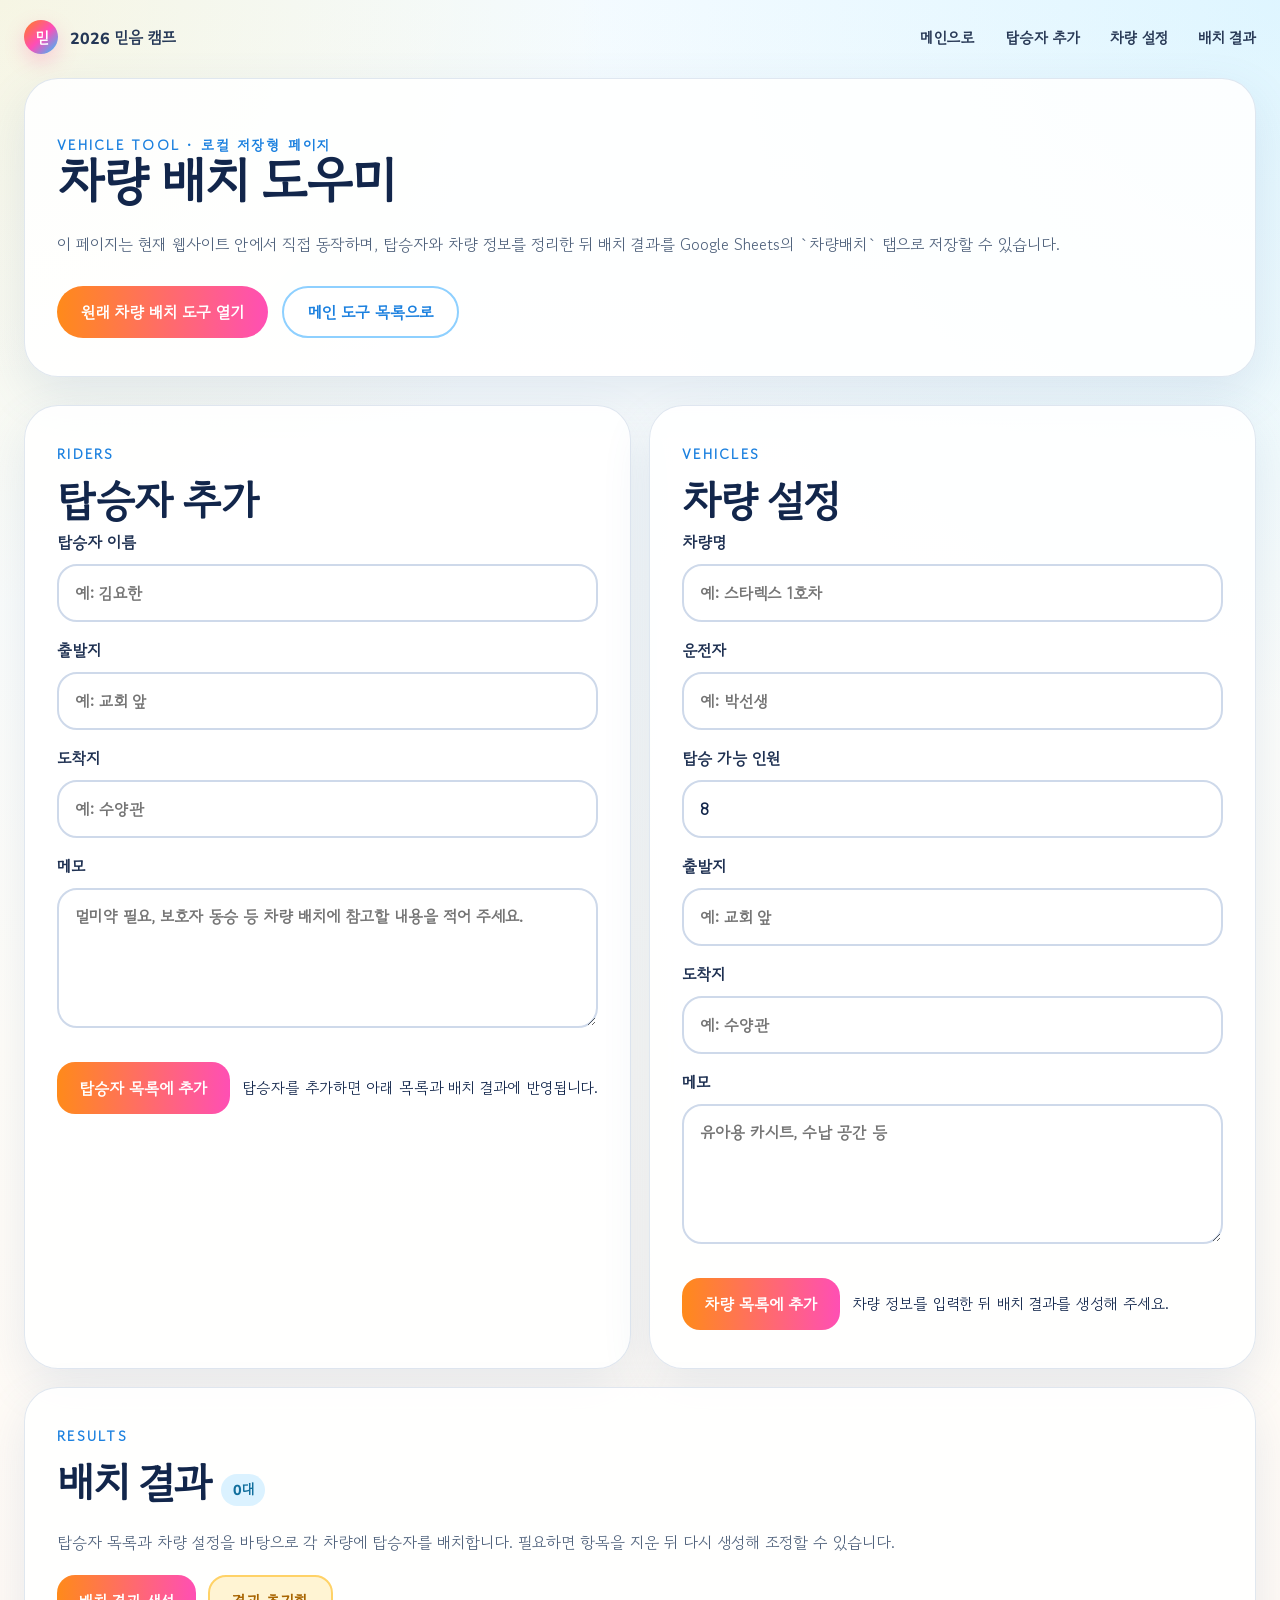
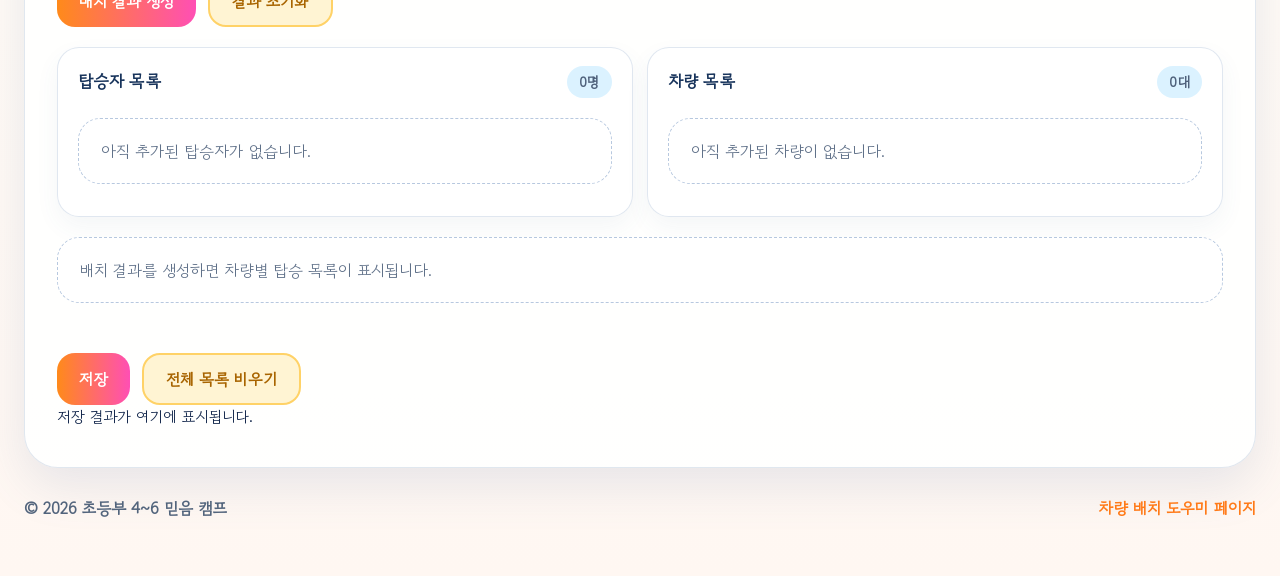
<file: vehicle.html>
<!DOCTYPE html>
<html lang="ko">
  <head>
    <meta charset="UTF-8" />
    <meta name="viewport" content="width=device-width, initial-scale=1.0" />
    <meta name="referrer" content="strict-origin-when-cross-origin" />
    <title>차량 배치 도우미 | 2026 초등부 4~6 믿음 캠프</title>
    <link rel="stylesheet" href="./styles.css" />
  </head>
  <body>
    <div class="page-shell">
      <header class="site-header">
        <a class="brand" href="./index.html" aria-label="2026 믿음 캠프 홈">
          <span class="brand-mark">믿</span>
          <span class="brand-text">2026 믿음 캠프</span>
        </a>
        <nav class="top-nav" aria-label="차량 배치 메뉴">
          <a href="./index.html">메인으로</a>
          <a href="#riders">탑승자 추가</a>
          <a href="#vehicles">차량 설정</a>
          <a href="#results">배치 결과</a>
        </nav>
      </header>

      <main class="tool-page">
        <section class="tool-hero card-block">
          <p class="section-kicker">VEHICLE TOOL · 로컬 저장형 페이지</p>
          <h1>차량 배치 도우미</h1>
          <p>
            이 페이지는 현재 웹사이트 안에서 직접 동작하며, 탑승자와 차량 정보를 정리한 뒤 배치 결과를 Google
            Sheets의 `차량배치` 탭으로 저장할 수 있습니다.
          </p>
          <div class="manual-link-row">
            <a
              class="manual-link primary"
              href="https://claude.ai/public/artifacts/c5e5a149-12ca-4d5e-b4ea-a89fd3c44bbe"
              target="_blank"
              rel="noopener noreferrer"
            >
              원래 차량 배치 도구 열기
            </a>
            <a class="manual-link secondary" href="./index.html#before">메인 도구 목록으로</a>
          </div>
        </section>

        <section class="tool-layout tool-layout-three vehicle-tool-layout">
          <article class="tool-card-panel card-block" id="riders">
            <div class="section-heading">
              <p class="section-kicker">RIDERS</p>
              <h2>탑승자 추가</h2>
            </div>
            <form class="camp-form single-column" id="vehicle-rider-form">
              <label>
                탑승자 이름
                <input type="text" name="name" placeholder="예: 김요한" required />
              </label>
              <label>
                출발지
                <input type="text" name="from" placeholder="예: 교회 앞" />
              </label>
              <label>
                도착지
                <input type="text" name="to" placeholder="예: 수양관" />
              </label>
              <label>
                메모
                <textarea
                  name="notes"
                  rows="4"
                  placeholder="멀미약 필요, 보호자 동승 등 차량 배치에 참고할 내용을 적어 주세요."
                ></textarea>
              </label>
              <div class="tool-inline-actions">
                <button class="tool-primary-button" type="submit">탑승자 목록에 추가</button>
                <p id="vehicle-rider-status" class="status-note">탑승자를 추가하면 아래 목록과 배치 결과에 반영됩니다.</p>
              </div>
            </form>
          </article>

          <article class="tool-card-panel card-block" id="vehicles">
            <div class="section-heading">
              <p class="section-kicker">VEHICLES</p>
              <h2>차량 설정</h2>
            </div>
            <form class="camp-form single-column" id="vehicle-car-form">
              <label>
                차량명
                <input type="text" name="vehicleName" placeholder="예: 스타렉스 1호차" required />
              </label>
              <label>
                운전자
                <input type="text" name="driver" placeholder="예: 박선생" />
              </label>
              <label>
                탑승 가능 인원
                <input type="number" min="1" name="capacity" value="8" required />
              </label>
              <label>
                출발지
                <input type="text" name="from" placeholder="예: 교회 앞" />
              </label>
              <label>
                도착지
                <input type="text" name="to" placeholder="예: 수양관" />
              </label>
              <label>
                메모
                <textarea name="notes" rows="4" placeholder="유아용 카시트, 수납 공간 등"></textarea>
              </label>
              <div class="tool-inline-actions">
                <button class="tool-primary-button" type="submit">차량 목록에 추가</button>
                <p id="vehicle-car-status" class="status-note">차량 정보를 입력한 뒤 배치 결과를 생성해 주세요.</p>
              </div>
            </form>
          </article>

          <article class="tool-card-panel card-block vehicle-results-panel" id="results">
            <div class="section-heading">
              <p class="section-kicker">RESULTS</p>
              <h2>배치 결과 <span class="tool-count-badge" id="vehicle-result-count">0대</span></h2>
            </div>
            <p class="tool-subcopy">
              탑승자 목록과 차량 설정을 바탕으로 각 차량에 탑승자를 배치합니다. 필요하면 항목을 지운 뒤 다시 생성해
              조정할 수 있습니다.
            </p>
            <div class="tool-inline-actions">
              <button class="tool-primary-button" id="vehicle-generate-button" type="button">배치 결과 생성</button>
              <button class="tool-secondary-button" id="vehicle-reset-button" type="button">결과 초기화</button>
            </div>

            <div class="tool-summary-grid vehicle-summary-stack">
              <article class="tool-summary-box">
                <div class="tool-heading-with-count">
                  <strong>탑승자 목록</strong>
                  <span class="tool-count-badge" id="vehicle-rider-count">0명</span>
                </div>
                <div id="vehicle-rider-empty" class="tool-empty">아직 추가된 탑승자가 없습니다.</div>
                <div id="vehicle-rider-list" class="tool-list" aria-live="polite"></div>
              </article>
              <article class="tool-summary-box">
                <div class="tool-heading-with-count">
                  <strong>차량 목록</strong>
                  <span class="tool-count-badge" id="vehicle-car-count">0대</span>
                </div>
                <div id="vehicle-car-empty" class="tool-empty">아직 추가된 차량이 없습니다.</div>
                <div id="vehicle-car-list" class="tool-list" aria-live="polite"></div>
              </article>
            </div>

            <div class="tool-result-stack">
              <div id="vehicle-result-empty" class="tool-empty">배치 결과를 생성하면 차량별 탑승 목록이 표시됩니다.</div>
              <div id="vehicle-result-list" class="tool-list" aria-live="polite"></div>
            </div>

            <div class="tool-inline-actions tool-save-actions">
              <button class="tool-primary-button" id="vehicle-save-button" type="button">저장</button>
              <button class="tool-secondary-button" id="vehicle-clear-button" type="button">전체 목록 비우기</button>
            </div>
            <p id="vehicle-save-status" class="status-note">저장 결과가 여기에 표시됩니다.</p>
          </article>
        </section>
      </main>

      <footer class="site-footer">
        <p>© 2026 초등부 4~6 믿음 캠프</p>
        <p>차량 배치 도우미 페이지</p>
      </footer>
    </div>

    <script src="./camp-backend.js"></script>
    <script src="./vehicle.js"></script>
  </body>
</html>
</file>
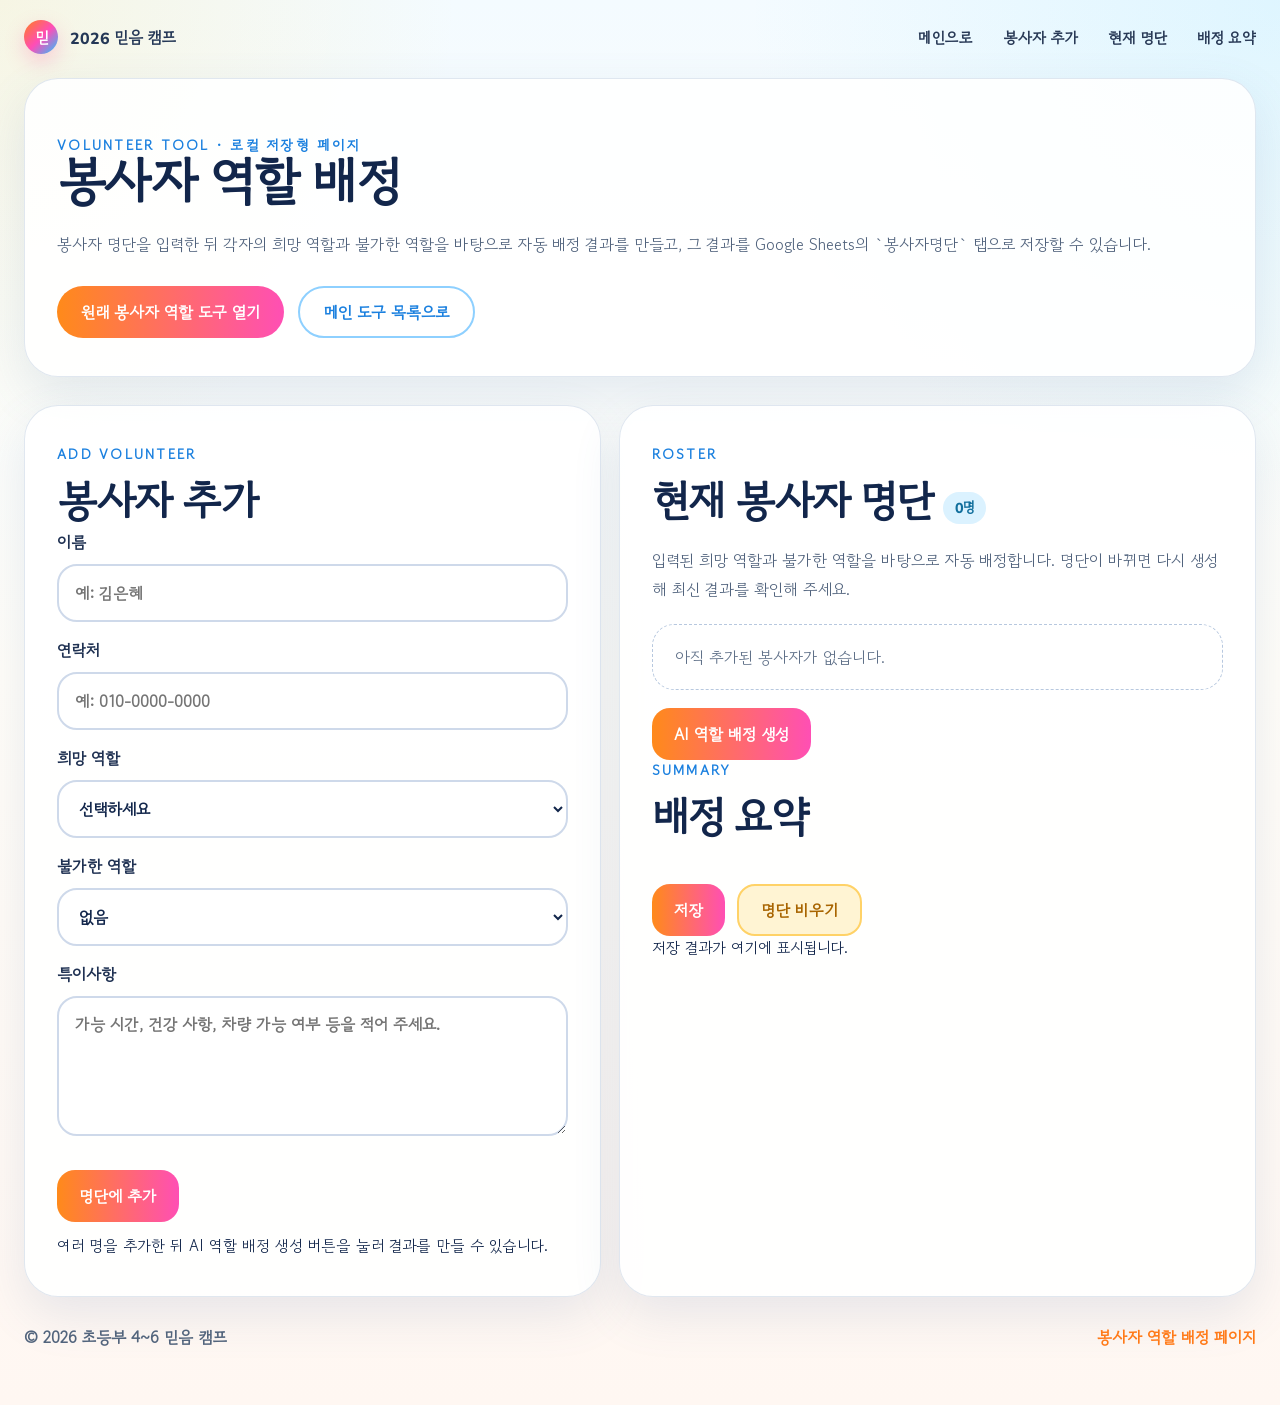
<file: volunteers.html>
<!DOCTYPE html>
<html lang="ko">
  <head>
    <meta charset="UTF-8" />
    <meta name="viewport" content="width=device-width, initial-scale=1.0" />
    <meta name="referrer" content="strict-origin-when-cross-origin" />
    <title>봉사자 역할 배정 | 2026 초등부 4~6 믿음 캠프</title>
    <link rel="stylesheet" href="./styles.css" />
  </head>
  <body>
    <div class="page-shell">
      <header class="site-header">
        <a class="brand" href="./index.html" aria-label="2026 믿음 캠프 홈">
          <span class="brand-mark">믿</span>
          <span class="brand-text">2026 믿음 캠프</span>
        </a>
        <nav class="top-nav" aria-label="봉사자 배정 메뉴">
          <a href="./index.html">메인으로</a>
          <a href="#volunteer-form">봉사자 추가</a>
          <a href="#volunteer-roster">현재 명단</a>
          <a href="#volunteer-summary">배정 요약</a>
        </nav>
      </header>

      <main class="tool-page">
        <section class="tool-hero card-block">
          <p class="section-kicker">VOLUNTEER TOOL · 로컬 저장형 페이지</p>
          <h1>봉사자 역할 배정</h1>
          <p>
            봉사자 명단을 입력한 뒤 각자의 희망 역할과 불가한 역할을 바탕으로 자동 배정 결과를 만들고, 그 결과를
            Google Sheets의 `봉사자명단` 탭으로 저장할 수 있습니다.
          </p>
          <div class="manual-link-row">
            <a
              class="manual-link primary"
              href="https://claude.ai/public/artifacts/20928ff6-225c-45fd-a3ea-44f6128c2d1d"
              target="_blank"
              rel="noopener noreferrer"
            >
              원래 봉사자 역할 도구 열기
            </a>
            <a class="manual-link secondary" href="./index.html#before">메인 도구 목록으로</a>
          </div>
        </section>

        <section class="tool-layout tool-layout-two">
          <article class="tool-card-panel card-block" id="volunteer-form">
            <div class="section-heading">
              <p class="section-kicker">ADD VOLUNTEER</p>
              <h2>봉사자 추가</h2>
            </div>
            <form class="camp-form single-column" id="volunteer-entry-form">
              <label>
                이름
                <input type="text" name="name" placeholder="예: 김은혜" required />
              </label>
              <label>
                연락처
                <input type="tel" name="phone" placeholder="예: 010-0000-0000" />
              </label>
              <label>
                희망 역할
                <select name="preferredRole">
                  <option value="">선택하세요</option>
                  <option value="인솔">인솔</option>
                  <option value="찬양">찬양</option>
                  <option value="안전">안전</option>
                  <option value="행정">행정</option>
                  <option value="식사">식사</option>
                  <option value="미디어">미디어</option>
                </select>
              </label>
              <label>
                불가한 역할
                <select name="unavailableRole">
                  <option value="">없음</option>
                  <option value="인솔">인솔</option>
                  <option value="찬양">찬양</option>
                  <option value="안전">안전</option>
                  <option value="행정">행정</option>
                  <option value="식사">식사</option>
                  <option value="미디어">미디어</option>
                </select>
              </label>
              <label>
                특이사항
                <textarea name="notes" rows="4" placeholder="가능 시간, 건강 사항, 차량 가능 여부 등을 적어 주세요."></textarea>
              </label>
              <div class="tool-inline-actions">
                <button class="tool-primary-button" type="submit">명단에 추가</button>
                <p id="volunteer-entry-status" class="status-note">여러 명을 추가한 뒤 AI 역할 배정 생성 버튼을 눌러 결과를 만들 수 있습니다.</p>
              </div>
            </form>
          </article>

          <article class="tool-card-panel card-block" id="volunteer-roster">
            <div class="section-heading">
              <p class="section-kicker">ROSTER</p>
              <h2>현재 봉사자 명단 <span class="tool-count-badge" id="volunteer-count">0명</span></h2>
            </div>
            <p class="tool-subcopy">입력된 희망 역할과 불가한 역할을 바탕으로 자동 배정합니다. 명단이 바뀌면 다시 생성해 최신 결과를 확인해 주세요.</p>
            <div id="volunteer-empty" class="tool-empty">아직 추가된 봉사자가 없습니다.</div>
            <div id="volunteer-list" class="tool-result-stack" aria-live="polite"></div>

            <div class="tool-inline-actions">
              <button class="tool-primary-button" id="volunteer-generate-button" type="button">AI 역할 배정 생성</button>
            </div>

            <div class="section-heading" id="volunteer-summary">
              <p class="section-kicker">SUMMARY</p>
              <h2>배정 요약</h2>
            </div>
            <div id="volunteer-summary-list" class="tool-summary-grid" aria-live="polite"></div>

            <div class="tool-inline-actions tool-save-actions">
              <button class="tool-primary-button" id="volunteer-save-button" type="button">저장</button>
              <button class="tool-secondary-button" id="volunteer-clear-button" type="button">명단 비우기</button>
            </div>
            <p id="volunteer-save-status" class="status-note">저장 결과가 여기에 표시됩니다.</p>
          </article>
        </section>
      </main>

      <footer class="site-footer">
        <p>© 2026 초등부 4~6 믿음 캠프</p>
        <p>봉사자 역할 배정 페이지</p>
      </footer>
    </div>

    <script src="./camp-backend.js"></script>
    <script src="./volunteers.js"></script>
  </body>
</html>
</file>
<file: styles.css>
@import url("https://fonts.googleapis.com/css2?family=Gowun+Dodum&family=Nunito:wght@600;700;800;900&display=swap");

:root {
  --bg: #f7fbff;
  --surface: rgba(255, 255, 255, 0.88);
  --surface-strong: #ffffff;
  --ink: #12264b;
  --muted: #53657f;
  --line: rgba(87, 121, 170, 0.18);
  --shadow: 0 18px 48px rgba(82, 118, 168, 0.14);
  --hero-gradient: linear-gradient(135deg, #ff7e1c 0%, #ff4db8 52%, #21c7ff 100%);
  --button-gradient: linear-gradient(90deg, #ff8a1a 0%, #ff4fb4 100%);
  --before-border: #a9dcff;
  --during-border: #ff9fcf;
  --after-border: #ffd76b;
  --before-icon: #7ad7ff;
  --during-icon: #ff9bc5;
  --after-icon: #ffd43d;
  --section-bg: linear-gradient(180deg, rgba(255, 255, 255, 0.78), rgba(255, 255, 255, 0.92));
  --ok: #167f53;
  --error: #c74242;
  --pending: #c07212;
}

* {
  box-sizing: border-box;
}

html {
  scroll-behavior: smooth;
}

body {
  margin: 0;
  font-family: "Gowun Dodum", "Nunito", "Pretendard", "Noto Sans KR", sans-serif;
  color: var(--ink);
  background:
    radial-gradient(circle at top left, rgba(255, 219, 104, 0.18), transparent 24%),
    radial-gradient(circle at top right, rgba(92, 211, 255, 0.14), transparent 28%),
    linear-gradient(180deg, #f4fbff 0%, #fffdf8 48%, #fff7f2 100%);
}

a {
  color: inherit;
}

.page-shell {
  width: min(1240px, calc(100% - 48px));
  margin: 0 auto;
  padding: 20px 0 56px;
}

.site-header {
  display: flex;
  align-items: center;
  justify-content: space-between;
  gap: 20px;
  margin-bottom: 24px;
}

.brand {
  display: inline-flex;
  align-items: center;
  gap: 12px;
  text-decoration: none;
  font-weight: 800;
  font-family: "Nunito", "Gowun Dodum", "Pretendard", "Noto Sans KR", sans-serif;
}

.brand-mark {
  width: 34px;
  height: 34px;
  display: inline-flex;
  align-items: center;
  justify-content: center;
  border-radius: 50%;
  background: var(--hero-gradient);
  color: white;
  font-size: 0.95rem;
  box-shadow: 0 8px 20px rgba(255, 105, 168, 0.3);
}

.brand-text {
  font-size: 1rem;
  color: #243756;
}

.top-nav {
  display: flex;
  align-items: center;
  gap: 30px;
}

.top-nav a {
  text-decoration: none;
  font-weight: 700;
  font-size: 0.95rem;
  color: #283956;
  font-family: "Nunito", "Gowun Dodum", "Pretendard", "Noto Sans KR", sans-serif;
}

.hero {
  min-height: 520px;
  display: flex;
  flex-direction: column;
  align-items: center;
  justify-content: center;
  text-align: center;
  padding: 72px 24px 84px;
}

.hero-badge {
  display: inline-flex;
  align-items: center;
  gap: 10px;
  padding: 10px 16px;
  border-radius: 999px;
  background: rgba(255, 255, 255, 0.92);
  border: 1px solid rgba(255, 176, 125, 0.55);
  box-shadow: 0 10px 24px rgba(42, 85, 140, 0.08);
  font-size: 0.88rem;
  font-weight: 800;
  letter-spacing: 0.06em;
  color: #f06e17;
}

.hero-dot {
  width: 9px;
  height: 9px;
  border-radius: 50%;
  background: linear-gradient(180deg, #4dd1a6 0%, #00b0ff 100%);
}

.hero-year {
  margin: 34px 0 8px;
  font-size: clamp(2rem, 4vw, 3rem);
  line-height: 1;
  font-weight: 900;
  color: #ff8f17;
}

.hero h1 {
  margin: 0;
  line-height: 0.94;
  letter-spacing: -0.04em;
}

.hero h1 span,
.hero h1 strong {
  display: block;
}

.hero h1 span {
  font-size: clamp(2.35rem, 5.7vw, 4.1rem);
  font-weight: 900;
  color: #101d3f;
  font-family: "Nunito", "Gowun Dodum", "Pretendard", "Noto Sans KR", sans-serif;
}

.hero h1 strong {
  margin-top: 10px;
  font-size: clamp(2.7rem, 6.4vw, 4.7rem);
  font-weight: 900;
  background: var(--hero-gradient);
  -webkit-background-clip: text;
  background-clip: text;
  color: transparent;
  font-family: "Nunito", "Gowun Dodum", "Pretendard", "Noto Sans KR", sans-serif;
}

.hero-copy {
  margin: 28px 0 0;
  max-width: 720px;
  color: #3d4f69;
  font-size: clamp(1.05rem, 2vw, 1.45rem);
  line-height: 1.7;
  font-weight: 600;
}

.hero-actions {
  display: flex;
  flex-wrap: wrap;
  justify-content: center;
  gap: 16px;
  margin-top: 34px;
}

.hero-button {
  min-width: 180px;
  min-height: 56px;
  display: inline-flex;
  align-items: center;
  justify-content: center;
  padding: 0 28px;
  border-radius: 999px;
  text-decoration: none;
  font-weight: 800;
  box-shadow: 0 12px 24px rgba(255, 128, 61, 0.14);
  font-family: "Nunito", "Gowun Dodum", "Pretendard", "Noto Sans KR", sans-serif;
}

.hero-button.primary {
  background: var(--button-gradient);
  color: white;
}

.hero-button.secondary {
  background: rgba(255, 255, 255, 0.9);
  color: #15a4de;
  border: 2px solid #6cd3f9;
}

.hero-button.tertiary {
  background: rgba(255, 244, 210, 0.96);
  color: #a86400;
  border: 2px solid #ffd267;
}

main {
  display: grid;
  gap: 56px;
}

.card-block,
.tools-section {
  background: var(--surface);
  border: 1px solid var(--line);
  border-radius: 34px;
  box-shadow: var(--shadow);
}

.media-showcase {
  padding: 38px 32px;
  border-color: rgba(108, 211, 249, 0.45);
}

.media-showcase .section-kicker {
  color: #1b80df;
}

.media-grid {
  display: grid;
  grid-template-columns: repeat(3, minmax(0, 1fr));
  gap: 18px;
  margin-top: 28px;
}

.media-card {
  margin: 0;
  padding: 20px;
  border-radius: 28px;
  background: rgba(255, 255, 255, 0.96);
  border: 1px solid var(--line);
  box-shadow: 0 12px 28px rgba(71, 97, 140, 0.08);
}

.media-frame {
  overflow: hidden;
  border-radius: 24px;
  background: linear-gradient(180deg, #edf7ff 0%, #fff8e9 100%);
}

.poster-frame {
  display: flex;
  align-items: center;
  justify-content: center;
  padding: 18px;
}

.poster-frame img {
  display: block;
  width: min(100%, 360px);
  height: auto;
  border-radius: 20px;
  box-shadow: 0 18px 32px rgba(20, 39, 77, 0.14);
}

.video-embed {
  position: relative;
  aspect-ratio: 16 / 9;
}

.video-embed iframe {
  width: 100%;
  height: 100%;
  border: 0;
}

.media-card figcaption,
.media-description {
  margin: 16px 0 0;
  color: #4f617b;
  font-size: 1rem;
  line-height: 1.75;
}

.materials-card {
  display: flex;
  flex-direction: column;
}

.materials-label {
  margin: 0;
  color: #b46700;
  font-size: 1.2rem;
  font-weight: 900;
}

.material-stack {
  position: relative;
  width: min(100%, 240px);
  height: 220px;
  margin: 18px auto 6px;
}

.material-card {
  position: absolute;
  width: 150px;
  height: auto;
  border-radius: 20px;
  border: 4px solid white;
  box-shadow: 0 16px 26px rgba(31, 53, 92, 0.18);
}

.material-card.card-one {
  left: 0;
  top: 34px;
  transform: rotate(-9deg);
}

.material-card.card-two {
  left: 48px;
  top: 12px;
  transform: rotate(0deg);
  z-index: 2;
}

.material-card.card-three {
  right: 0;
  top: 34px;
  transform: rotate(9deg);
}

.material-links {
  display: flex;
  flex-wrap: wrap;
  gap: 10px;
  margin-top: auto;
}

.material-links a {
  display: inline-flex;
  align-items: center;
  justify-content: center;
  min-height: 40px;
  padding: 0 14px;
  border-radius: 999px;
  text-decoration: none;
  font-weight: 800;
  background: rgba(255, 244, 210, 0.96);
  color: #a86400;
  border: 2px solid #ffd267;
}

.intro {
  padding: 52px 48px 42px;
  border-color: rgba(255, 191, 119, 0.5);
}

.section-kicker {
  margin: 0 0 16px;
  font-size: 0.88rem;
  letter-spacing: 0.16em;
  text-transform: uppercase;
  font-weight: 900;
}

.intro .section-kicker {
  color: #df4d9f;
}

.section-heading {
  position: relative;
}

.section-heading h2 {
  margin: 0;
  font-size: clamp(1.7rem, 3.3vw, 2.8rem);
  line-height: 1.18;
  letter-spacing: -0.03em;
  font-family: "Nunito", "Gowun Dodum", "Pretendard", "Noto Sans KR", sans-serif;
}

.intro p {
  margin: 28px 0 0;
  color: #46566f;
  font-size: 1.15rem;
  line-height: 1.95;
}

.verse-card {
  margin-top: 28px;
  padding: 20px 22px;
  border-radius: 18px;
  background: linear-gradient(90deg, #fff2c8 0%, #ffe9b7 100%);
  color: #b24c18;
  font-size: 1.15rem;
  font-weight: 900;
}

.theme-grid {
  display: grid;
  grid-template-columns: repeat(3, minmax(0, 1fr));
  gap: 18px;
  margin-top: 28px;
}

.theme-pill {
  padding: 22px 24px;
  border-radius: 22px;
}

.theme-pill span {
  display: block;
  margin-bottom: 12px;
  font-size: 0.9rem;
  font-weight: 800;
}

.theme-pill strong {
  font-size: 1.8rem;
  line-height: 1.2;
}

.theme-pill.blue {
  background: linear-gradient(135deg, #d9f2ff 0%, #c7ebff 100%);
  color: #1170a7;
}

.theme-pill.pink {
  background: linear-gradient(135deg, #ffe1f0 0%, #ffd4eb 100%);
  color: #d63c92;
}

.theme-pill.yellow {
  background: linear-gradient(135deg, #fff6c8 0%, #ffe98d 100%);
  color: #d27c00;
}

.tools-section {
  position: relative;
  padding: 0;
  overflow: hidden;
  background: var(--section-bg);
}

.tools-section::before {
  content: "";
  position: absolute;
  inset: 0;
  pointer-events: none;
  background:
    radial-gradient(circle at top right, rgba(255, 220, 150, 0.22), transparent 30%),
    radial-gradient(circle at bottom left, rgba(173, 227, 255, 0.12), transparent 28%);
}

.tools-section .section-heading {
  padding: 34px 28px 18px;
}

#before .section-kicker {
  color: #1b80df;
}

#during .section-kicker {
  color: #ff3f98;
}

#after .section-kicker {
  color: #ff9620;
}

.section-copy {
  margin: 14px 0 0;
  max-width: 760px;
  color: #4e617f;
  font-size: 1.08rem;
  line-height: 1.7;
}

.section-number {
  position: absolute;
  right: 6px;
  top: 0;
  font-size: clamp(4.2rem, 10vw, 6rem);
  line-height: 1;
  font-weight: 900;
  opacity: 0.5;
}

#before .section-number {
  color: #8ed0ff;
}

#during .section-number {
  color: #f3a3d7;
}

#after .section-number {
  color: #ffd659;
}

.tools-grid {
  position: relative;
  display: grid;
  grid-template-columns: repeat(3, minmax(0, 1fr));
  gap: 18px;
  padding: 0 18px 18px;
}

.tool-card {
  background: var(--surface-strong);
  border-radius: 24px;
  padding: 22px 18px 18px;
  min-height: 210px;
  box-shadow: 0 12px 28px rgba(71, 97, 140, 0.12);
  display: flex;
  flex-direction: column;
  gap: 14px;
}

.tool-card.peach {
  border: 2px solid var(--before-border);
}

.tool-card.sky {
  border: 2px solid var(--during-border);
}

.tool-card.mint {
  border: 2px solid var(--after-border);
}

.tool-chip {
  width: 38px;
  height: 38px;
  border-radius: 14px;
  display: inline-flex;
  align-items: center;
  justify-content: center;
  font-size: 1.15rem;
  font-weight: 900;
}

.tool-card.peach .tool-chip {
  background: var(--before-icon);
  color: #095d8e;
}

.tool-card.sky .tool-chip {
  background: var(--during-icon);
  color: #b61c6d;
}

.tool-card.mint .tool-chip {
  background: var(--after-icon);
  color: #996600;
}

.tool-card h3 {
  margin: 0;
  font-size: 1.75rem;
  line-height: 1.2;
  letter-spacing: -0.03em;
  font-family: "Nunito", "Gowun Dodum", "Pretendard", "Noto Sans KR", sans-serif;
}

.tool-card p {
  margin: 0;
  color: #4c5d75;
  font-size: 1rem;
  line-height: 1.75;
  flex: 1;
}

.tool-card a {
  display: inline-flex;
  align-items: center;
  justify-content: space-between;
  gap: 18px;
  min-height: 46px;
  padding: 0 16px 0 18px;
  border-radius: 999px;
  background: var(--button-gradient);
  color: white;
  text-decoration: none;
  font-weight: 800;
  box-shadow: 0 10px 20px rgba(255, 98, 110, 0.22);
}

.tool-link-label {
  font-size: 0.98rem;
}

.tool-link-meta {
  font-size: 0.84rem;
  opacity: 0.95;
}

.form-demo {
  padding: 38px 32px;
}

.download-pack {
  padding: 38px 32px;
  border-color: rgba(255, 210, 103, 0.5);
}

.download-pack .section-kicker {
  color: #b96c00;
}

.download-guide {
  margin: 16px 0 0;
  color: #546680;
  font-size: 1.05rem;
  line-height: 1.8;
}

.download-button {
  display: inline-flex;
  align-items: center;
  justify-content: center;
  min-height: 58px;
  margin-top: 24px;
  padding: 0 28px;
  border-radius: 999px;
  text-decoration: none;
  font-weight: 900;
}

.download-button.pending {
  background: rgba(255, 244, 210, 0.96);
  color: #a86400;
  border: 2px dashed #ffd267;
  cursor: default;
}

.download-button.ready {
  background: var(--button-gradient);
  color: white;
  box-shadow: 0 12px 24px rgba(255, 128, 61, 0.16);
}

.form-demo .section-kicker {
  color: #1b80df;
}

.form-guide {
  margin: 16px 0 0;
  color: #50627e;
  font-size: 1.05rem;
  line-height: 1.8;
}

.form-panels {
  display: grid;
  grid-template-columns: repeat(3, minmax(0, 1fr));
  gap: 18px;
  margin-top: 24px;
}

.form-card {
  background: rgba(255, 255, 255, 0.96);
  border: 1px solid var(--line);
  border-radius: 26px;
  padding: 22px;
  box-shadow: 0 12px 28px rgba(71, 97, 140, 0.08);
}

.form-card h3 {
  margin: 0;
  font-size: 1.4rem;
  font-family: "Nunito", "Gowun Dodum", "Pretendard", "Noto Sans KR", sans-serif;
}

.form-card > p {
  margin: 12px 0 18px;
  color: #596b84;
  line-height: 1.75;
}

.camp-form {
  display: grid;
  grid-template-columns: repeat(2, minmax(0, 1fr));
  gap: 16px;
}

.camp-form.single-column {
  grid-template-columns: 1fr;
}

.camp-form label {
  display: flex;
  flex-direction: column;
  gap: 10px;
  font-size: 1rem;
  font-weight: 800;
  color: #1f3152;
}

.camp-form label.full,
.form-actions.full {
  grid-column: 1 / -1;
}

.camp-form input,
.camp-form select,
.camp-form textarea {
  width: 100%;
  min-height: 58px;
  border: 2px solid #ced9ea;
  border-radius: 20px;
  padding: 14px 16px;
  background: white;
  color: var(--ink);
  font: inherit;
  font-weight: 700;
}

.camp-form textarea {
  min-height: 140px;
  resize: vertical;
}

.form-actions {
  display: flex;
  flex-direction: column;
  gap: 10px;
}

.form-actions button {
  min-height: 54px;
  border: 0;
  border-radius: 18px;
  background: #2d5f93;
  color: white;
  font: inherit;
  font-weight: 900;
  cursor: pointer;
}

.status-note {
  margin: 0;
  min-height: 24px;
  font-size: 0.96rem;
  line-height: 1.5;
}

.status-note[data-state="ok"] {
  color: var(--ok);
  font-weight: 800;
}

.status-note[data-state="error"] {
  color: var(--error);
  font-weight: 800;
}

.status-note[data-state="pending"] {
  color: var(--pending);
  font-weight: 800;
}

.site-footer {
  display: flex;
  justify-content: space-between;
  gap: 18px;
  padding: 28px 0 0;
  color: #52647c;
  font-weight: 700;
}

.site-footer p {
  margin: 0;
}

.site-footer p:last-child {
  color: #ff7a18;
}

.manual-page {
  display: grid;
  gap: 28px;
}

.manual-hero {
  padding: 46px 40px;
  text-align: left;
  border-color: rgba(255, 191, 119, 0.45);
}

.manual-hero .section-kicker {
  color: #1b80df;
}

.manual-hero p {
  margin: 18px 0 0;
  max-width: 780px;
  color: #4b5e79;
  font-size: 1.08rem;
  line-height: 1.85;
}

.manual-link-row {
  display: flex;
  flex-wrap: wrap;
  gap: 14px;
  margin-top: 28px;
}

.manual-link {
  display: inline-flex;
  align-items: center;
  justify-content: center;
  min-height: 52px;
  padding: 0 24px;
  border-radius: 999px;
  text-decoration: none;
  font-weight: 800;
}

.manual-link.primary {
  background: var(--button-gradient);
  color: white;
}

.manual-link.secondary {
  background: rgba(255, 255, 255, 0.92);
  color: #1b80df;
  border: 2px solid #8ed0ff;
}

.manual-grid {
  display: grid;
  grid-template-columns: repeat(2, minmax(0, 1fr));
  gap: 18px;
}

.manual-card {
  padding: 28px 26px;
}

.manual-card .section-kicker {
  color: #df4d9f;
}

.manual-card p,
.manual-card li {
  color: #4b5d78;
  line-height: 1.8;
}

.manual-card ul {
  margin: 18px 0 0;
  padding-left: 20px;
}

.manual-card li + li {
  margin-top: 10px;
}

.manual-card h3 {
  margin: 0;
  font-size: 1.4rem;
  color: #183154;
  font-family: "Nunito", "Gowun Dodum", "Pretendard", "Noto Sans KR", sans-serif;
}

.manual-summary {
  display: grid;
  gap: 14px;
  margin-top: 20px;
}

.manual-summary-item {
  padding: 18px 20px;
  border-radius: 20px;
  background: rgba(255, 255, 255, 0.92);
  border: 1px solid var(--line);
}

.manual-summary-item strong {
  display: block;
  margin-bottom: 8px;
  color: #17335b;
  font-size: 1.02rem;
}

.manual-note {
  padding: 24px 26px;
}

.manual-note .section-kicker {
  color: #ff9620;
}

.manual-note p {
  margin: 16px 0 0;
  color: #4b5d78;
  line-height: 1.85;
}

.schedule-page {
  display: grid;
  gap: 28px;
}

.schedule-hero,
.schedule-form-card,
.schedule-list-card {
  padding: 38px 32px;
}

.schedule-hero .section-kicker,
.schedule-form-card .section-kicker,
.schedule-list-card .section-kicker {
  color: #1b80df;
}

.schedule-hero p,
.schedule-guide {
  margin: 16px 0 0;
  color: #51637d;
  line-height: 1.8;
}

.schedule-layout {
  display: grid;
  grid-template-columns: minmax(0, 0.95fr) minmax(0, 1.05fr);
  gap: 18px;
}

.schedule-actions,
.schedule-save-row {
  display: flex;
  flex-wrap: wrap;
  gap: 12px;
  align-items: center;
  margin-top: 18px;
}

.schedule-actions button,
.schedule-save-button,
.schedule-clear-button {
  min-height: 52px;
  border: 0;
  border-radius: 18px;
  padding: 0 22px;
  font: inherit;
  font-weight: 900;
  cursor: pointer;
}

.schedule-actions button,
.schedule-save-button {
  background: var(--button-gradient);
  color: white;
}

.schedule-clear-button {
  background: rgba(255, 244, 210, 0.96);
  color: #a86400;
  border: 2px solid #ffd267;
}

.schedule-empty {
  margin-top: 20px;
  padding: 20px 22px;
  border-radius: 22px;
  background: rgba(255, 255, 255, 0.92);
  border: 1px dashed #b7c8df;
  color: #607189;
}

.schedule-items {
  display: grid;
  gap: 14px;
  margin-top: 18px;
}

.schedule-item {
  padding: 18px 20px;
  border-radius: 22px;
  background: rgba(255, 255, 255, 0.96);
  border: 1px solid var(--line);
  box-shadow: 0 10px 24px rgba(71, 97, 140, 0.06);
}

.schedule-item-head {
  display: flex;
  justify-content: space-between;
  gap: 12px;
  align-items: center;
}

.schedule-item-head strong {
  color: #17335b;
  font-size: 1.08rem;
  font-family: "Nunito", "Gowun Dodum", "Pretendard", "Noto Sans KR", sans-serif;
}

.schedule-item p {
  margin: 12px 0 8px;
  color: #4f617b;
  line-height: 1.75;
}

.schedule-item span {
  color: #63758f;
  font-size: 0.96rem;
  font-weight: 700;
}

.schedule-remove-button {
  min-height: 36px;
  border: 0;
  border-radius: 999px;
  padding: 0 14px;
  background: rgba(255, 230, 235, 0.98);
  color: #bd446f;
  font: inherit;
  font-weight: 900;
  cursor: pointer;
}

.tool-page {
  display: grid;
  gap: 28px;
}

.tool-hero,
.tool-card-panel {
  padding: 38px 32px;
}

.tool-hero .section-kicker,
.tool-card-panel .section-kicker {
  color: #1b80df;
}

.tool-hero h1 {
  margin: 0;
  font-size: clamp(2rem, 4vw, 3.2rem);
  line-height: 1.08;
  letter-spacing: -0.03em;
  font-family: "Nunito", "Gowun Dodum", "Pretendard", "Noto Sans KR", sans-serif;
}

.tool-hero p,
.tool-subcopy {
  margin: 16px 0 0;
  color: #51637d;
  line-height: 1.8;
}

.tool-layout {
  display: grid;
  gap: 18px;
}

.tool-layout-two {
  grid-template-columns: minmax(0, 0.95fr) minmax(0, 1.05fr);
}

.tool-layout-three {
  grid-template-columns: repeat(3, minmax(0, 1fr));
}

.tool-inline-actions,
.tool-save-actions {
  display: flex;
  flex-wrap: wrap;
  align-items: center;
  gap: 12px;
  margin-top: 18px;
}

.tool-primary-button,
.tool-secondary-button {
  min-height: 52px;
  border-radius: 18px;
  padding: 0 22px;
  font: inherit;
  font-weight: 900;
  cursor: pointer;
}

.tool-primary-button {
  border: 0;
  background: var(--button-gradient);
  color: white;
}

.tool-secondary-button {
  background: rgba(255, 244, 210, 0.96);
  color: #a86400;
  border: 2px solid #ffd267;
}

.tool-list,
.tool-result-stack {
  display: grid;
  gap: 14px;
}

.tool-list {
  margin-top: 18px;
}

.tool-empty {
  margin-top: 20px;
  padding: 20px 22px;
  border-radius: 22px;
  background: rgba(255, 255, 255, 0.92);
  border: 1px dashed #b7c8df;
  color: #607189;
}

.tool-item,
.tool-group-box,
.tool-summary-box {
  padding: 18px 20px;
  border-radius: 22px;
  background: rgba(255, 255, 255, 0.96);
  border: 1px solid var(--line);
  box-shadow: 0 10px 24px rgba(71, 97, 140, 0.06);
}

.tool-item-head {
  display: flex;
  justify-content: space-between;
  align-items: center;
  gap: 12px;
}

.tool-item-head strong,
.tool-summary-box strong {
  color: #17335b;
  font-size: 1.04rem;
  font-family: "Nunito", "Gowun Dodum", "Pretendard", "Noto Sans KR", sans-serif;
}

.tool-summary-box strong {
  display: block;
}

.tool-item p,
.tool-item span,
.tool-group-box p,
.tool-group-box span,
.tool-summary-box span {
  color: #4f617b;
  line-height: 1.75;
}

.tool-item p {
  margin: 10px 0 6px;
}

.tool-item span {
  display: block;
}

.tool-heading-with-count {
  display: flex;
  align-items: center;
  justify-content: space-between;
  gap: 10px;
}

.tool-count-badge {
  display: inline-flex;
  align-items: center;
  justify-content: center;
  min-height: 32px;
  padding: 0 12px;
  border-radius: 999px;
  background: rgba(218, 242, 255, 0.96);
  color: #116f9d;
  font-size: 0.9rem;
  font-weight: 800;
  vertical-align: middle;
}

.tool-collapse-item {
  padding: 0;
  overflow: hidden;
}

.tool-collapse-summary {
  display: flex;
  align-items: center;
  justify-content: space-between;
  gap: 14px;
  padding: 18px 20px;
  cursor: pointer;
  list-style: none;
}

.tool-collapse-summary::-webkit-details-marker {
  display: none;
}

.tool-collapse-main {
  display: grid;
  gap: 10px;
  min-width: 0;
}

.tool-collapse-main strong {
  color: #17335b;
  font-size: 1.04rem;
  font-family: "Nunito", "Gowun Dodum", "Pretendard", "Noto Sans KR", sans-serif;
}

.tool-collapse-chips {
  display: flex;
  flex-wrap: wrap;
  gap: 8px;
}

.tool-collapse-toggle {
  display: inline-flex;
  align-items: center;
  justify-content: center;
  min-height: 34px;
  padding: 0 12px;
  border-radius: 999px;
  background: rgba(218, 242, 255, 0.96);
  color: #116f9d;
  font-size: 0.88rem;
  font-weight: 800;
  white-space: nowrap;
}

.tool-collapse-item[open] .tool-collapse-toggle {
  background: rgba(255, 244, 210, 0.96);
  color: #9b6900;
}

.tool-collapse-body {
  display: grid;
  gap: 8px;
  padding: 0 20px 18px;
  border-top: 1px solid rgba(206, 217, 234, 0.9);
}

.vehicle-collapse-summary {
  display: grid;
  grid-template-columns: minmax(0, 1fr) auto;
  align-items: start;
}

.vehicle-route-preview {
  display: block;
  color: #63758f;
  font-size: 0.93rem;
  line-height: 1.55;
  word-break: keep-all;
  overflow-wrap: anywhere;
}

.vehicle-results-panel {
  grid-column: 1 / -1;
}

.vehicle-tool-layout {
  grid-template-columns: repeat(2, minmax(0, 1fr));
}

.vehicle-summary-stack {
  grid-template-columns: 1fr;
}

.volunteer-collapse-item {
  padding: 0;
  overflow: hidden;
}

.volunteer-collapse-summary {
  display: flex;
  align-items: center;
  justify-content: space-between;
  gap: 14px;
  padding: 18px 20px;
  cursor: pointer;
  list-style: none;
}

.volunteer-collapse-summary::-webkit-details-marker {
  display: none;
}

.volunteer-collapse-main {
  display: grid;
  gap: 10px;
  min-width: 0;
}

.volunteer-collapse-main strong {
  color: #17335b;
  font-size: 1.04rem;
  font-family: "Nunito", "Gowun Dodum", "Pretendard", "Noto Sans KR", sans-serif;
}

.volunteer-collapse-chips {
  display: flex;
  flex-wrap: wrap;
  gap: 8px;
}

.volunteer-collapse-toggle {
  display: inline-flex;
  align-items: center;
  justify-content: center;
  min-height: 34px;
  padding: 0 12px;
  border-radius: 999px;
  background: rgba(218, 242, 255, 0.96);
  color: #116f9d;
  font-size: 0.88rem;
  font-weight: 800;
  white-space: nowrap;
}

.volunteer-collapse-item[open] .volunteer-collapse-toggle {
  background: rgba(255, 244, 210, 0.96);
  color: #9b6900;
}

.volunteer-collapse-body {
  display: grid;
  gap: 8px;
  padding: 0 20px 18px;
  border-top: 1px solid rgba(206, 217, 234, 0.9);
}

.volunteer-collapse-actions {
  margin-top: 8px;
}

.tool-summary-grid {
  display: grid;
  grid-template-columns: repeat(2, minmax(0, 1fr));
  gap: 14px;
  margin-top: 20px;
}

.summary-chip,
.member-pill,
.mini-meta {
  display: inline-flex;
  align-items: center;
  justify-content: center;
  min-height: 32px;
  border-radius: 999px;
  padding: 0 12px;
  font-size: 0.9rem;
  font-weight: 800;
}

.summary-chip {
  background: rgba(255, 230, 235, 0.98);
  color: #b83f73;
}

.member-pill {
  background: rgba(218, 242, 255, 0.96);
  color: #116f9d;
}

.member-pill.muted {
  background: rgba(240, 243, 248, 1);
  color: #72839a;
}

.mini-meta {
  background: rgba(255, 244, 210, 0.96);
  color: #9b6900;
}

.list-remove-button {
  min-height: 36px;
  border: 0;
  border-radius: 999px;
  padding: 0 14px;
  background: rgba(255, 230, 235, 0.98);
  color: #bd446f;
  font: inherit;
  font-weight: 900;
  cursor: pointer;
}

.assignment-route {
  font-weight: 700;
}

.check-row,
.inline-field {
  display: flex;
  align-items: center;
  gap: 10px;
}

.check-row {
  margin-top: 12px;
  color: #183154;
  font-weight: 800;
}

.check-row input[type="checkbox"] {
  width: 18px;
  height: 18px;
  min-height: auto;
  padding: 0;
  cursor: pointer;
}

.camp-form .check-row {
  flex-direction: row;
}

.inline-field {
  margin-top: 12px;
  justify-content: space-between;
  flex-wrap: wrap;
}

.inline-field span {
  color: #183154;
  font-weight: 800;
}

.inline-field select {
  min-width: 170px;
  min-height: 44px;
  border: 2px solid #ced9ea;
  border-radius: 16px;
  padding: 0 12px;
  font: inherit;
  font-weight: 700;
  color: var(--ink);
}

.team-member-list {
  display: flex;
  flex-wrap: wrap;
  gap: 10px;
  margin-top: 14px;
}

.member-row {
  display: flex;
  flex-wrap: wrap;
  gap: 8px;
}

.tool-group-box .tool-list,
.tool-summary-box .tool-list {
  margin-top: 14px;
}

@media (max-width: 1024px) {
  .media-grid,
  .manual-grid,
  .schedule-layout,
  .tool-layout-two,
  .tool-layout-three,
  .tools-grid,
  .theme-grid,
  .form-panels {
    grid-template-columns: repeat(2, minmax(0, 1fr));
  }
}

@media (max-width: 820px) {
  .page-shell {
    width: min(100% - 24px, 1240px);
  }

  .site-header,
  .top-nav,
  .hero-actions,
  .site-footer {
    flex-direction: column;
    align-items: flex-start;
  }

  .hero {
    min-height: auto;
    padding: 40px 12px 56px;
  }

  .intro,
  .media-showcase,
  .manual-hero,
  .manual-card,
  .manual-note,
  .schedule-hero,
  .schedule-form-card,
  .schedule-list-card,
  .tool-hero,
  .tool-card-panel,
  .download-pack,
  .form-demo {
    padding: 28px 20px;
  }

  .material-stack {
    width: 240px;
    margin-left: auto;
    margin-right: auto;
  }

  .tools-section .section-heading {
    padding: 28px 20px 16px;
  }

  .media-grid,
  .manual-grid,
  .schedule-layout,
  .tool-layout-two,
  .tool-layout-three,
  .tools-grid,
  .theme-grid,
  .form-panels,
  .camp-form,
  .tool-summary-grid {
    grid-template-columns: 1fr;
  }

  .vehicle-collapse-summary {
    grid-template-columns: 1fr;
  }

  .vehicle-collapse-summary .tool-collapse-toggle {
    justify-self: start;
    margin-top: 4px;
  }

  .section-number {
    position: static;
    display: block;
    margin-top: 10px;
  }
}
</file>
